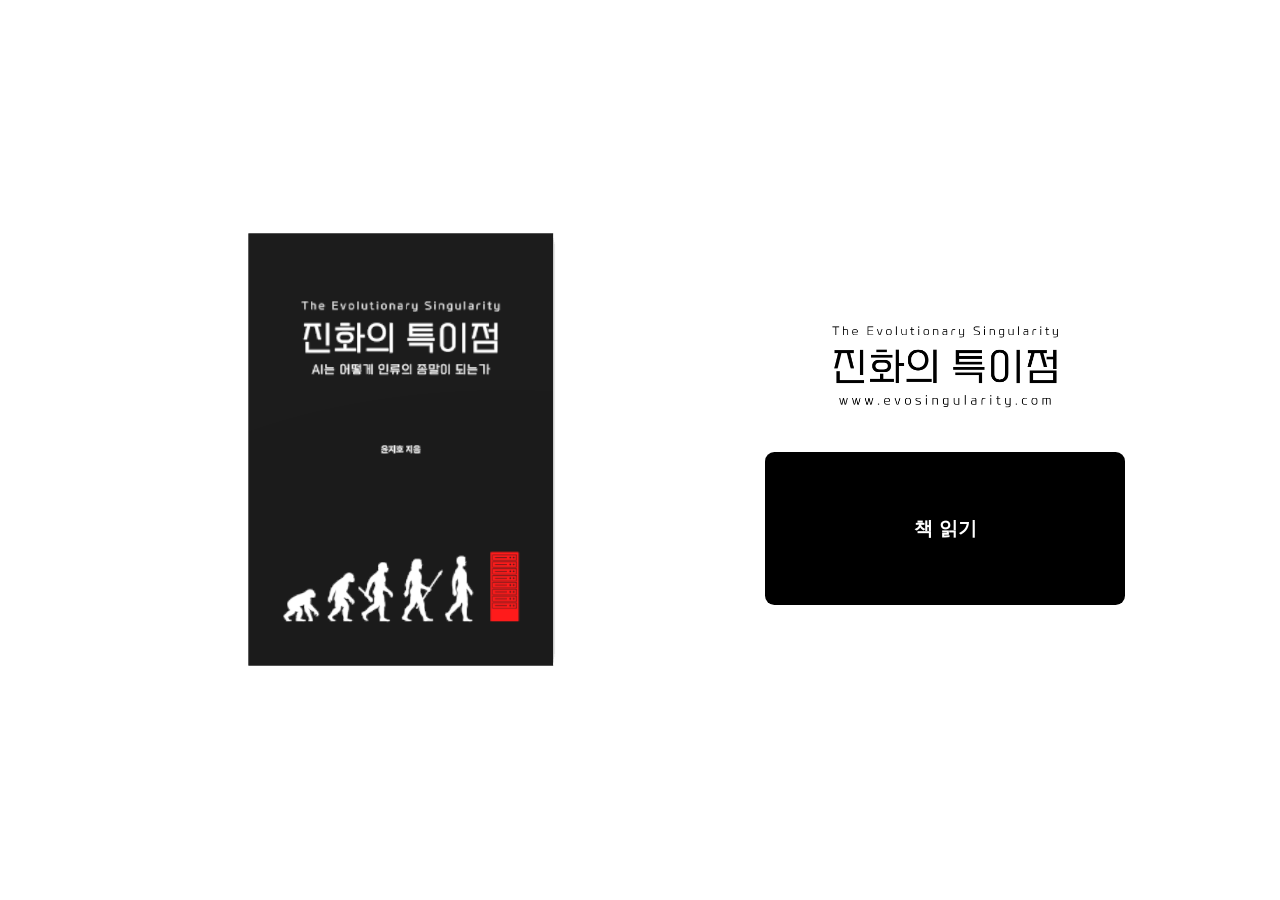
<file: index.html>
<!DOCTYPE html>
<html lang="ko">
<head>
  <meta charset="UTF-8" />
  <meta name="viewport" content="width=device-width, initial-scale=1.0" />
  <title>진화의 특이점</title>
  <link rel="icon" type="image/png" href="./assets/wfavicon.png" />
  <script src="device-router.js"></script>
  <script src="index-redirect.js"></script>
  <noscript>
    <meta http-equiv="refresh" content="0; url=./desktop.html" />
  </noscript>
</head>
<body></body>
</html>
</file>
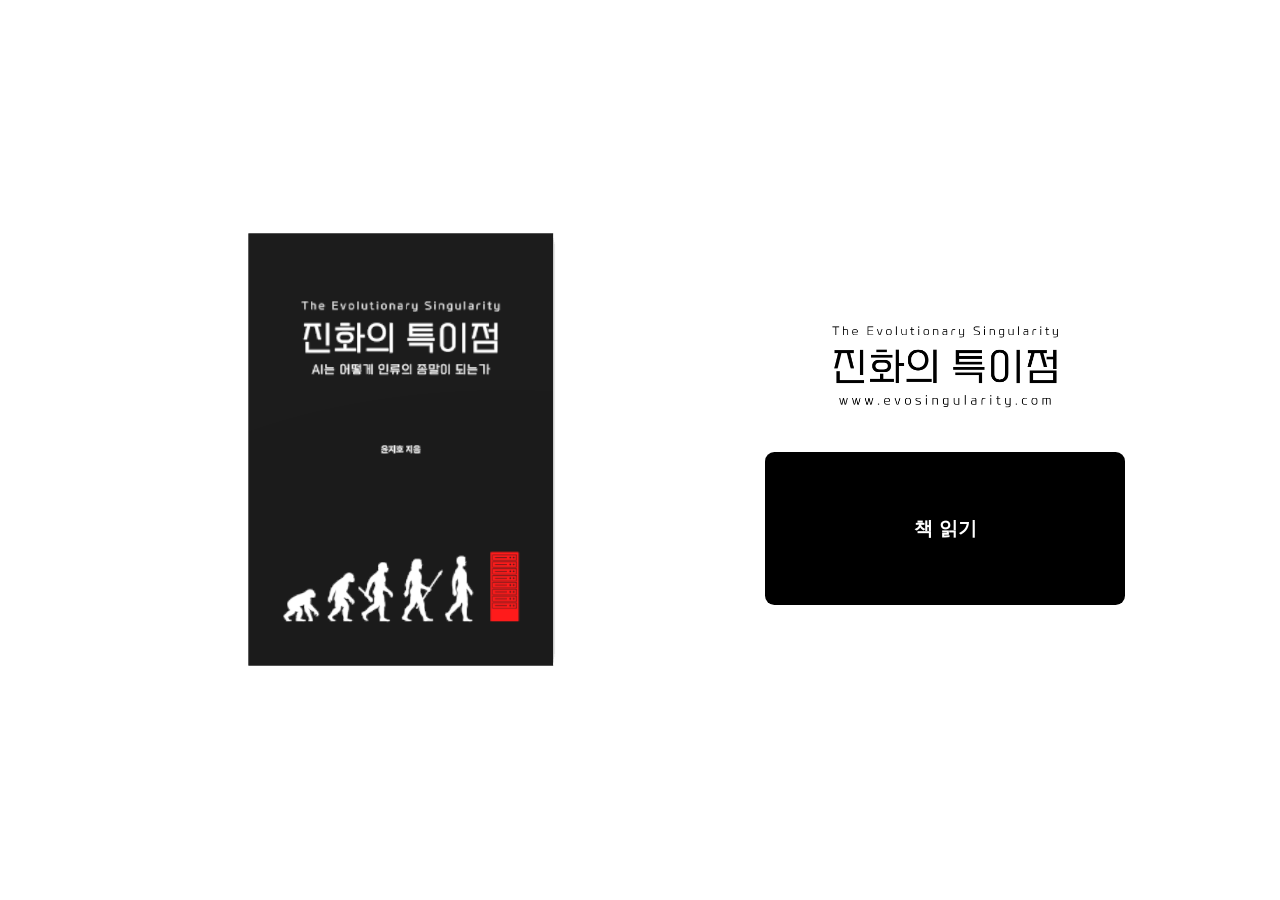
<file: desktop.html>
<!DOCTYPE html>
<html lang="ko">
<head>
  <meta charset="UTF-8" />
  <meta name="viewport" content="width=device-width, initial-scale=1.0" />
  <title>진화의 특이점</title>
  <link rel="icon" type="image/png" href="./assets/wfavicon.png" />
  <link rel="stylesheet" href="main.css" />
</head>
<body>
  <main class="home-shell">
    <section class="home-hero">
      <div class="home-book-pane">
        <div id="book3dStage" class="book-3d-stage" aria-hidden="true"></div>
      </div>

      <aside class="home-actions" aria-label="메인 메뉴">
        <div class="intro-brand">
          <img class="intro-logo" src="assets/logo.png" alt="Ebook Reader 로고" />
        </div>
        <!-- <a id="watchVideoBtn" class="intro-action-link" href="./video.html">영상 시청하기</a> -->
        <!-- <a id="buyBookBtn" class="intro-action-link" href="https://www.aladin.co.kr/" target="_blank" rel="noopener noreferrer">책 구매 페이지 링크로 가기</a> -->
        <button id="startReadingBtn" class="intro-read-btn" type="button">책 읽기</button>
        <a class="intro-action-link" href="./more.html" hidden>More</a>
      </aside>
    </section>
  </main>

  <script src="device-router.js"></script>
  <script src="desktop-guard.js"></script>
  <script src="./vendor/three-0.160.1.min.js"></script>
  <script src="main.js"></script>
</body>
</html>
</file>
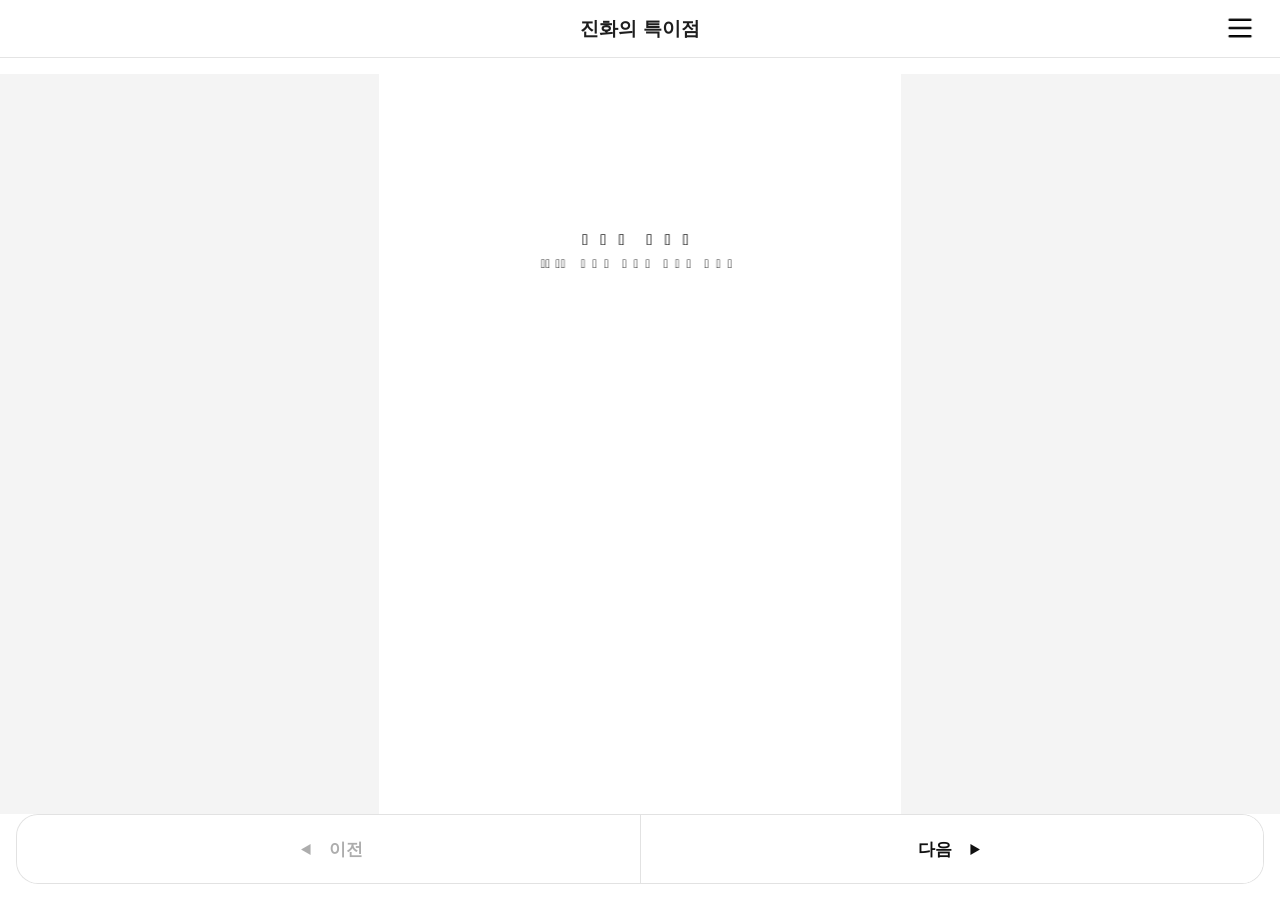
<file: mobile-reader.html>
<!DOCTYPE html>
<html lang="ko">
<head>
  <meta charset="UTF-8" />
  <meta name="viewport" content="width=device-width, initial-scale=1.0, viewport-fit=cover" />
  <title>진화의 특이점</title>
  <link rel="icon" type="image/png" href="./assets/wfavicon.png" />
  <link rel="stylesheet" href="mobile-reader.css" />
</head>
<body>
  <header class="mobile-reader-topbar">
    <h1 id="mobileReaderTitle" class="topbar-title">진화의 특이점</h1>
    <button
      id="mobileReaderSettingsBtn"
      class="topbar-menu-btn"
      type="button"
      aria-expanded="false"
      aria-controls="mobileReaderMenuSheet"
      aria-label="메뉴 열기"
    >
      <img class="topbar-menu-icon" src="assets/menuicon.png" alt="" />
    </button>
  </header>

  <div id="mobileReaderMenuSheet" class="menu-sheet hidden" aria-hidden="true">
    <button
      id="mobileReaderMenuBackdrop"
      class="menu-sheet-backdrop"
      type="button"
      aria-label="메뉴 닫기"
    ></button>

    <div class="menu-sheet-panel" role="dialog" aria-modal="true" aria-label="메뉴">
      <div class="menu-sheet-view" role="group" aria-label="메뉴">
        <a
          id="mobileReaderHomeBtn"
          class="menu-sheet-action"
          href="./mobile.html"
          aria-label="홈으로 가기"
          title="홈으로 가기"
        >
          <img class="menu-sheet-action-icon" src="assets/homeicon.png" alt="" />
          <span class="menu-sheet-action-label">홈</span>
        </a>

        <button
          id="mobileReaderToggleTocBtn"
          class="menu-sheet-action"
          type="button"
          aria-label="목차"
          title="목차"
          aria-expanded="false"
          aria-controls="mobileReaderTocPanel"
        >
          <img class="menu-sheet-action-icon" src="assets/bookmarkicon.png" alt="" />
          <span class="menu-sheet-action-label">목차</span>
        </button>

        <div id="mobileReaderTocPanel" class="menu-sheet-subpanel" aria-hidden="true">
          <div id="mobileReaderTocList" class="menu-sheet-toc-list" role="list"></div>
        </div>

      </div>
    </div>
  </div>

  <main id="mobileReader" class="mobile-reader-main">
    <section id="mobileReaderPageShell" class="mobile-reader-stage">
      <article id="mobileReaderPage" class="mobile-reader-page">
        <div id="mobileReaderPageContent" class="mobile-reader-page-content" aria-live="polite">
          <p class="reader-loading">불러오는 중...</p>
        </div>
      </article>
    </section>

    <nav class="mobile-reader-nav" aria-label="페이지 이동">
      <button
        id="mobileReaderPrevBtn"
        class="mobile-reader-nav-btn"
        type="button"
        aria-label="이전 페이지"
        title="이전 페이지"
      >
        <span class="mobile-reader-nav-icon" aria-hidden="true">
          <svg viewBox="0 0 24 24" focusable="false">
            <polygon points="6.6,12 17,6 17,18" />
          </svg>
        </span>
        <span class="mobile-reader-nav-label">이전</span>
      </button>
      <button
        id="mobileReaderNextBtn"
        class="mobile-reader-nav-btn"
        type="button"
        aria-label="다음 페이지"
        title="다음 페이지"
      >
        <span class="mobile-reader-nav-label">다음</span>
        <span class="mobile-reader-nav-icon" aria-hidden="true">
          <svg viewBox="0 0 24 24" focusable="false">
            <polygon points="17.4,12 7,6 7,18" />
          </svg>
        </span>
      </button>
    </nav>
  </main>

  <script type="module" src="mobile-reader.js"></script>
</body>
</html>
</file>
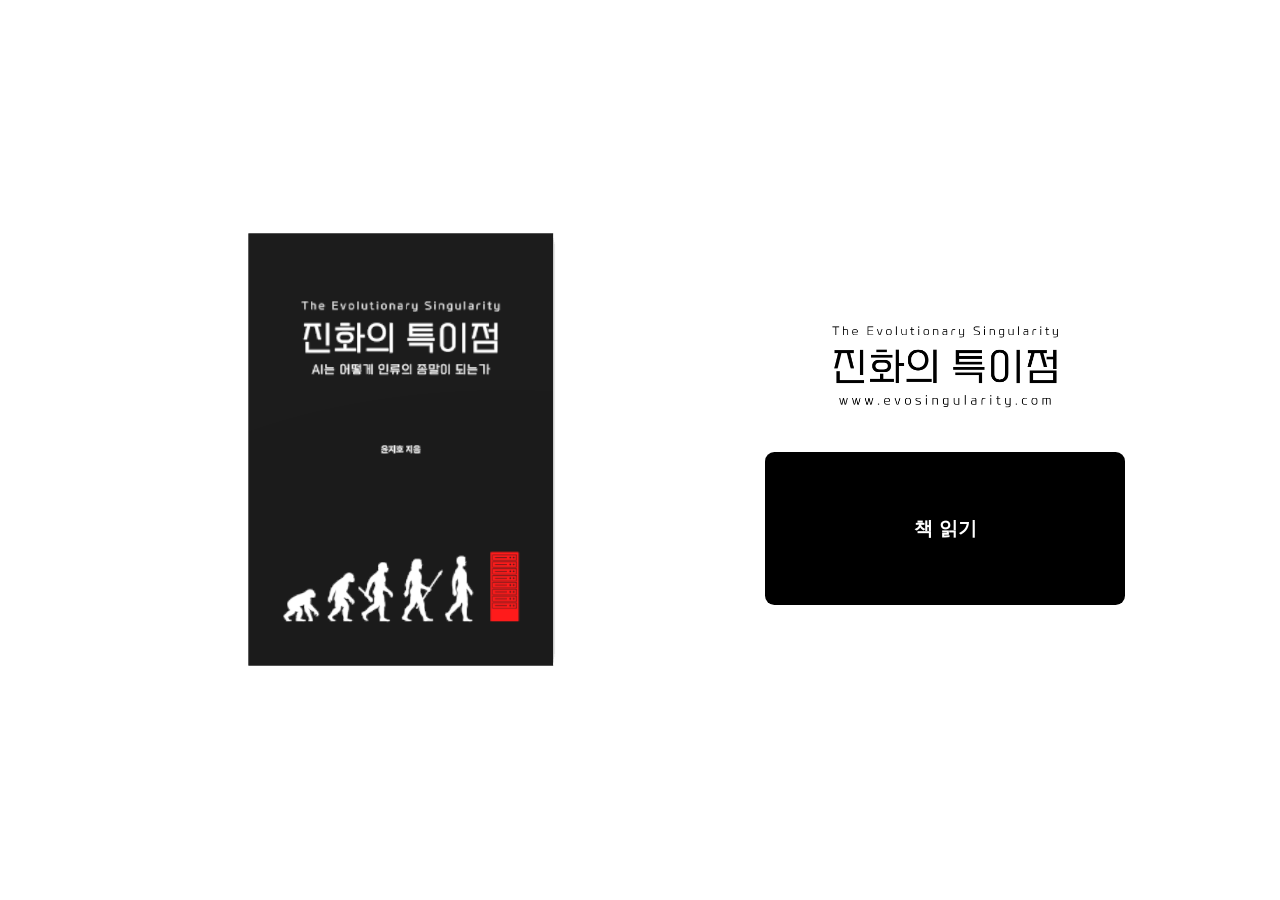
<file: mobile.html>
<!DOCTYPE html>
<html lang="ko">
<head>
  <meta charset="UTF-8" />
  <meta name="viewport" content="width=device-width, initial-scale=1.0, viewport-fit=cover" />
  <title>진화의 특이점</title>
  <link rel="icon" type="image/png" href="./assets/wfavicon.png" />
  <link rel="stylesheet" href="mobile.css" />
</head>
<body>
  <main class="mobile-shell">
    <img
      id="mobileCoverImage"
      class="mobile-cover-image"
      src="assets/cover.png"
      alt="진화의 특이점 표지"
    />

    <div class="mobile-middle-spacer">
      <p class="mobile-desktop-hint">보다 원활한 이용을 위해 PC 사용을 권장드립니다.</p>
    </div>

    <div class="mobile-actions">
      <button id="mobileCopyLinkBtn" class="mobile-copy-btn" type="button">링크 복사하기</button>
      <button id="mobileStartReadingBtn" class="mobile-read-btn" type="button">책 읽기</button>
    </div>
  </main>

  <script src="device-router.js"></script>
  <script src="mobile-guard.js"></script>
  <script src="mobile.js"></script>
</body>
</html>
</file>
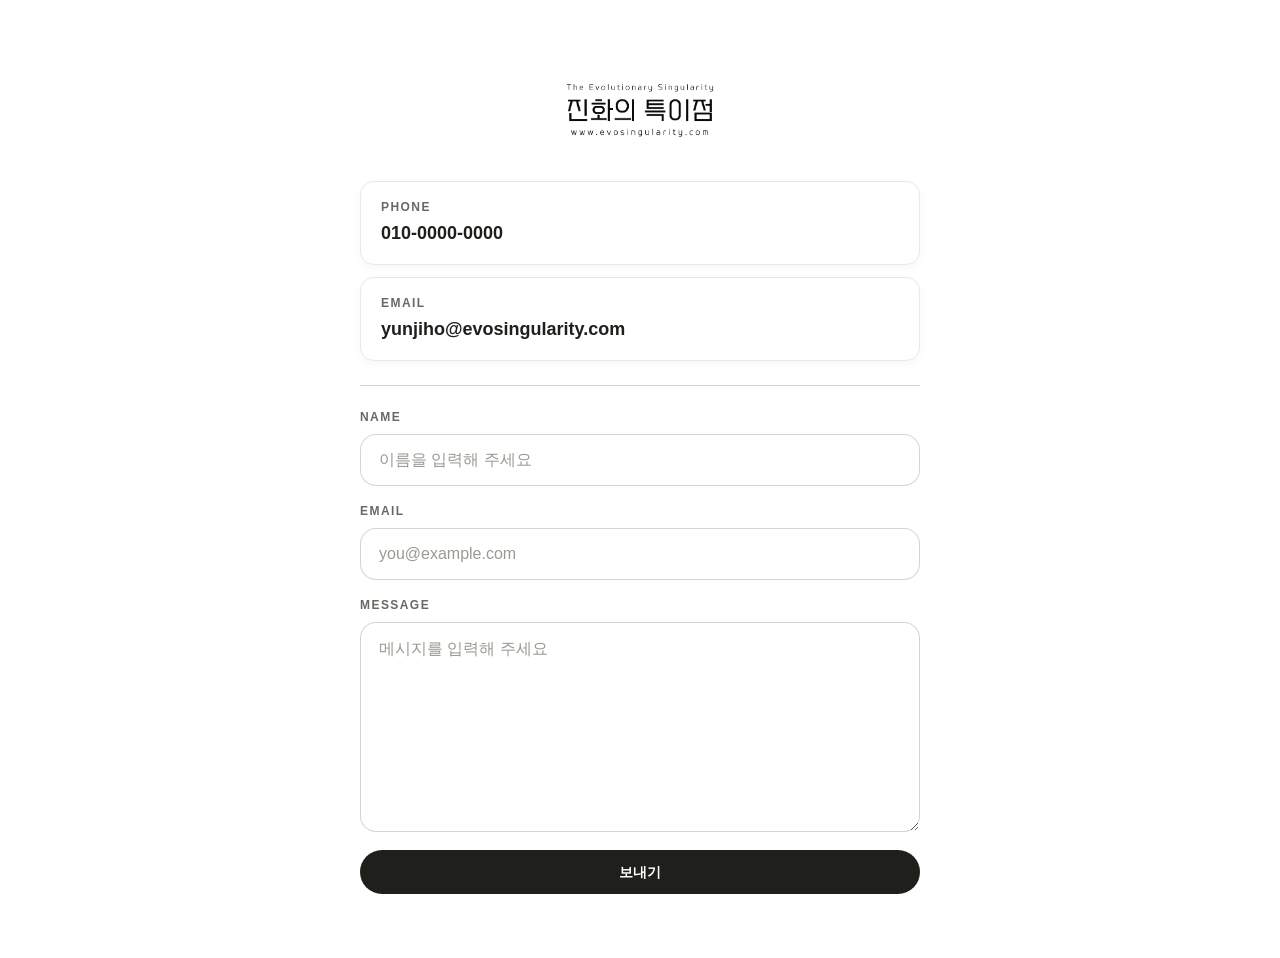
<file: more.html>
<!DOCTYPE html>
<html lang="ko">
<head>
  <meta charset="UTF-8" />
  <meta name="viewport" content="width=device-width, initial-scale=1.0" />
  <title>More | 진화의 특이점</title>
  <link rel="icon" type="image/png" href="./assets/wfavicon.png" />
  <link rel="stylesheet" href="./secondary.css" />
</head>
<body>
  <main class="secondary-shell">
    <section class="secondary-page secondary-page-more secondary-page-contact" aria-label="Contact">
      <header class="secondary-header">
        <img class="secondary-logo" src="./assets/logo.png" alt="진화의 특이점" />
      </header>

      <div class="secondary-contact-list" aria-label="Contact information">
        <section class="secondary-contact-item" aria-labelledby="phoneTitle">
          <p id="phoneTitle" class="secondary-contact-label">Phone</p>
          <p class="secondary-contact-value">010-0000-0000</p>
        </section>
        <section class="secondary-contact-item" aria-labelledby="emailTitle">
          <p id="emailTitle" class="secondary-contact-label">Email</p>
          <p class="secondary-contact-value">yunjiho@evosingularity.com</p>
        </section>
      </div>

      <form
        id="contactForm"
        class="secondary-form secondary-form-compact"
        action="https://formsubmit.co/yunjiho@evosingularity.com"
        method="POST"
      >
        <input type="hidden" name="_subject" value="진화의 특이점 문의" />
        <input type="hidden" name="_template" value="table" />
        <input id="contactFormUrl" type="hidden" name="_url" value="" />
        <input id="contactFormNext" type="hidden" name="_next" value="" />
        <input class="secondary-honeypot" type="text" name="_honey" tabindex="-1" autocomplete="off" />
        <label class="secondary-field">
          <span>Name</span>
          <input type="text" name="name" autocomplete="name" placeholder="이름을 입력해 주세요" required />
        </label>
        <label class="secondary-field">
          <span>Email</span>
          <input type="email" name="email" autocomplete="email" placeholder="you@example.com" required />
        </label>
        <label class="secondary-field">
          <span>Message</span>
          <textarea name="message" placeholder="메시지를 입력해 주세요" required></textarea>
        </label>
        <button class="secondary-submit-button" type="submit">보내기</button>
        <p id="contactSuccessStatus" class="secondary-status" hidden>Message sent</p>
      </form>
    </section>
  </main>

  <script src="./device-router.js"></script>
  <script src="./desktop-guard.js"></script>
  <script src="./more.js"></script>
</body>
</html>
</file>
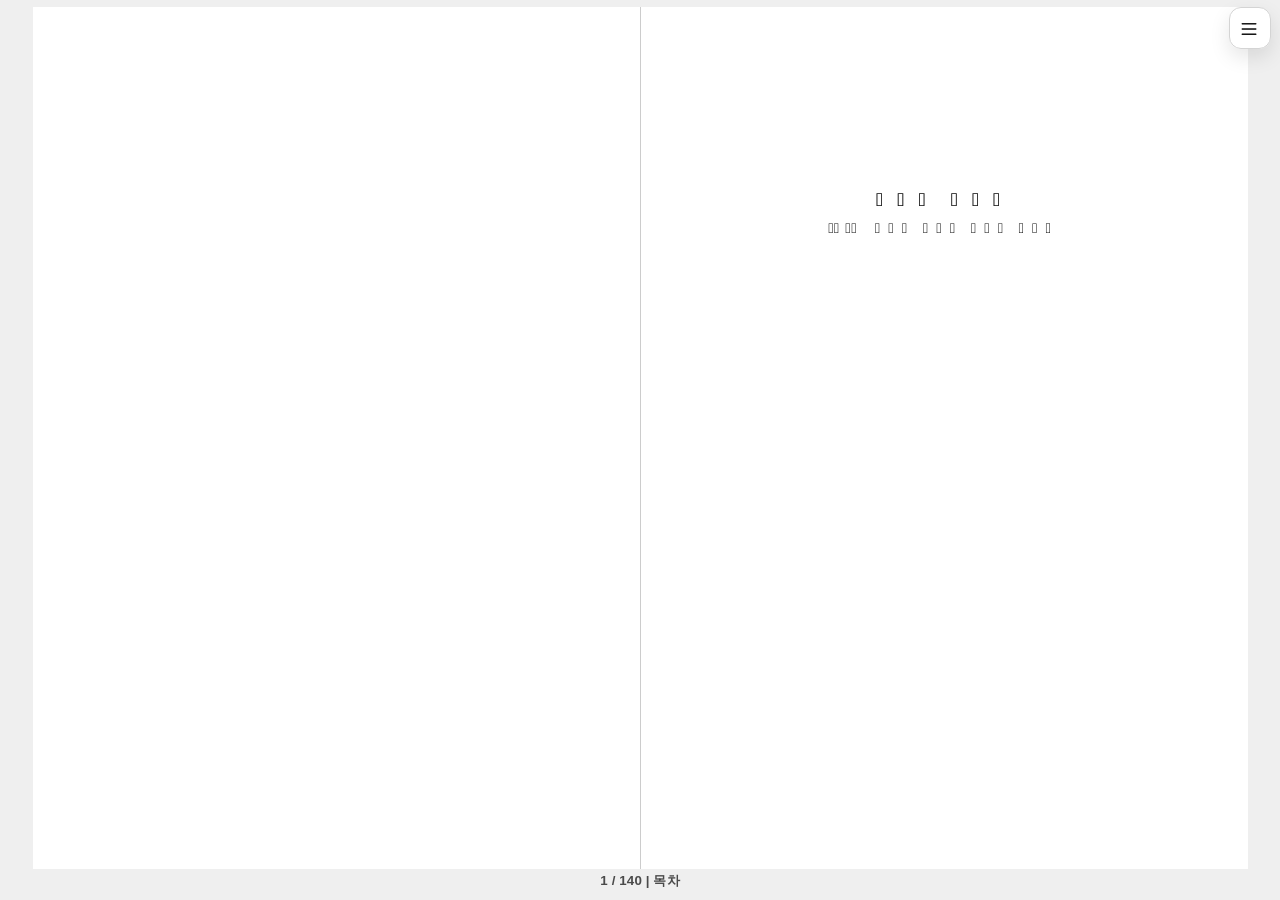
<file: reader.html>
﻿<!DOCTYPE html>
<html lang="ko">
<head>
  <meta charset="UTF-8" />
  <meta name="viewport" content="width=device-width, initial-scale=1.0" />
  <title>진화의 특이점</title>
  <link rel="icon" type="image/png" href="./assets/wfavicon.png" />
  <link rel="stylesheet" href="styles.css" />
</head>
<body>
  <div class="bg-orb orb-a"></div>
  <div class="bg-orb orb-b"></div>

  <main id="readerShell" class="reader-shell">
    <aside class="settings-dock">
      <div class="settings-menu">
        <button
          id="settingsTabBtn"
          class="settings-tab"
          type="button"
          aria-label="메뉴"
          title="메뉴"
          aria-expanded="false"
          aria-controls="controls"
        >
          <img class="btn-icon" src="./assets/menuicon.png" alt="" />
        </button>

        <section id="controls" class="controls hidden" aria-label="리더 설정">
          <div class="controls-menu" role="group" aria-label="메뉴">
          <a id="homeBtn" class="controls-menu-btn" href="./index.html" aria-label="홈으로 가기" title="홈으로 가기">
            <img class="controls-menu-icon" src="./assets/homeicon.png" alt="" />
            <span class="controls-menu-label">홈</span>
          </a>
          <button id="fullscreenBtn" class="controls-menu-btn" type="button" aria-label="전체화면" title="전체화면">
            <img id="fullscreenIcon" class="controls-menu-icon" src="./assets/fullicon.png" alt="" />
            <span id="fullscreenLabel" class="controls-menu-label">전체화면</span>
          </button>
          <button
            id="toggleTocBtn"
            class="controls-menu-btn"
            type="button"
            aria-label="목차"
            title="목차"
            aria-expanded="false"
            aria-controls="controlsTocPanel"
          >
            <img class="controls-menu-icon" src="./assets/bookmarkicon.png" alt="" />
            <span class="controls-menu-label">목차</span>
          </button>
          <div id="controlsTocPanel" class="controls-subpanel" aria-hidden="true">
            <div id="tocList" class="toc-list" role="list"></div>
          </div>
          </div>
        </section>
      </div>
    </aside>

    <section class="spread-wrap">
      <div class="spread-frame">
        <button id="prevBtn" class="side-nav side-nav-left" type="button" aria-label="이전 페이지" title="이전 페이지">‹</button>

        <div class="spread">
          <article id="leftPage" class="page" title="왼쪽 페이지 클릭: 이전">
            <div id="leftContent" class="page-content" aria-live="polite"></div>
            <div id="leftPageNumber" class="page-number"></div>
          </article>

          <article id="rightPage" class="page" title="오른쪽 페이지 클릭: 다음">
            <div id="rightContent" class="page-content" aria-live="polite"></div>
            <div id="rightPageNumber" class="page-number"></div>
          </article>
        </div>

        <p id="readingMeta" class="reading-meta"></p>

        <button id="nextBtn" class="side-nav side-nav-right" type="button" aria-label="다음 페이지" title="다음 페이지">›</button>
      </div>
    </section>
  </main>

  <script type="module" src="script.js"></script>
</body>
</html>
</file>
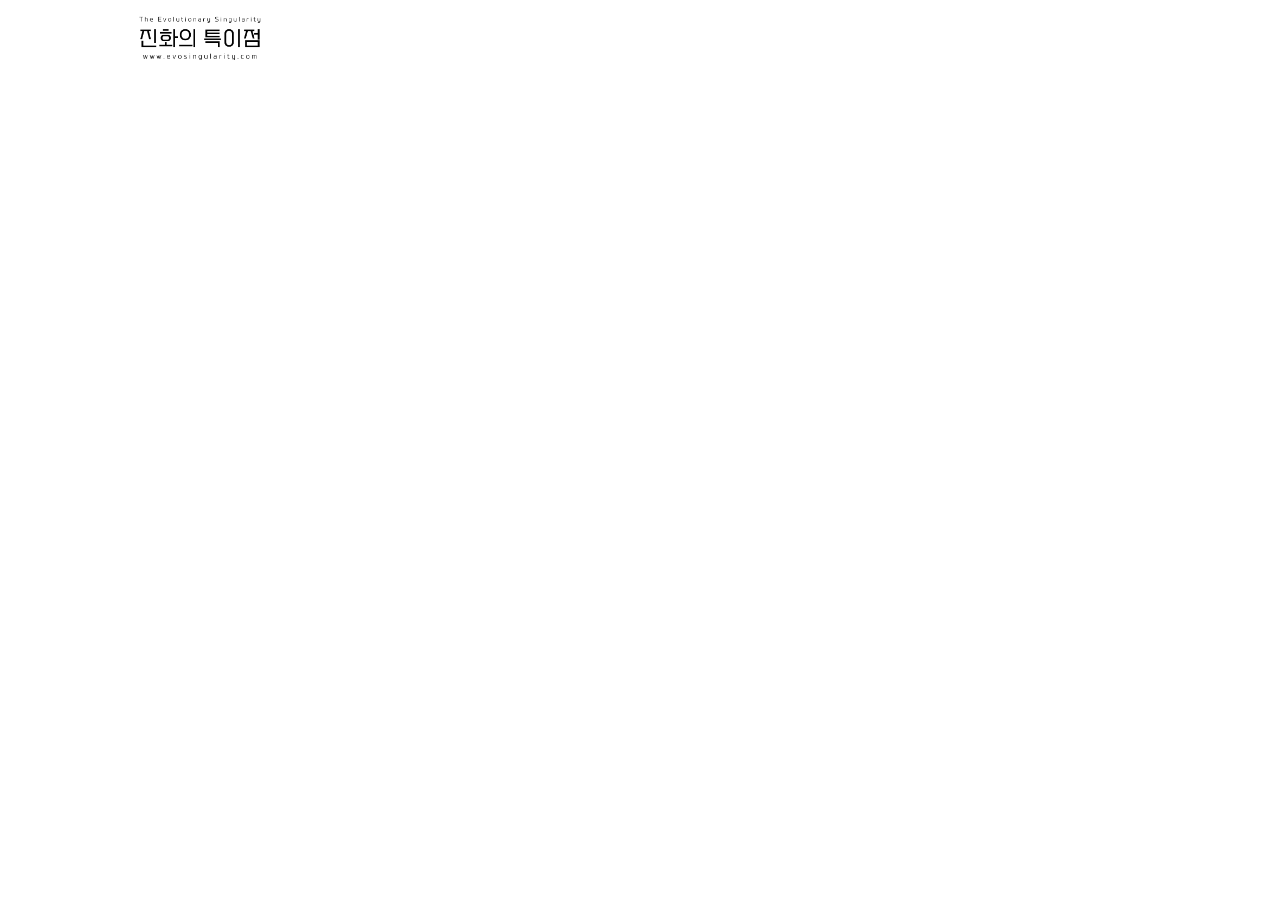
<file: video.html>
<!DOCTYPE html>
<html lang="ko">
<head>
  <meta charset="UTF-8" />
  <meta name="viewport" content="width=device-width, initial-scale=1.0" />
  <title>진화의 특이점</title>
  <link rel="icon" type="image/png" href="./assets/wfavicon.png" />
  <link rel="stylesheet" href="video.css" />
</head>
<body>
  <main class="video-shell">
    <header class="video-header">
      <a class="video-home-link" href="./index.html" aria-label="메인 페이지로 이동" title="메인 페이지로 이동">
        <img class="video-logo" src="assets/logo.png" alt="Ebook Reader 로고" />
      </a>
    </header>

    <section class="video-main" aria-label="유튜브 영상">
      <div class="video-frame-wrap">
        <iframe
          title="유튜브 영상"
          src="https://www.youtube-nocookie.com/embed/M7lc1UVf-VE?rel=0"
          allow="accelerometer; autoplay; encrypted-media; gyroscope; picture-in-picture; web-share"
          sandbox="allow-scripts allow-same-origin allow-presentation"
          referrerpolicy="strict-origin-when-cross-origin"
          allowfullscreen></iframe>
      </div>
    </section>
  </main>
</body>
</html>
</file>
<file: main.css>
:root {
  --rvu: 0.052083vw;
  --home-ui-scale: 1.45;
  --bg: #ffffff;
  --panel: #ffffff;
  --line: #cfcfcf;
  --text: #242424;
  --cta-a: #2d2d2d;
  --cta-b: #4a4a4a;
}

* {
  box-sizing: border-box;
}

html,
body {
  margin: 0;
  width: 100%;
  height: 100%;
}

body {
  font-family: "Pretendard", "Noto Sans KR", sans-serif;
  color: var(--text);
  background: #ffffff;
  overflow: hidden;
}

.home-shell {
  --home-shell-pad: clamp(calc(14 * var(--rvu)), 2.8vw, calc(34 * var(--rvu)));
  width: 100vw;
  height: 100vh;
  padding: var(--home-shell-pad);
  display: grid;
  place-items: center;
}

.home-hero {
  width: min(calc(1480 * var(--rvu)), calc(100vw - (2 * var(--home-shell-pad))));
  aspect-ratio: 1480 / 860;
  height: auto;
  margin: 0;
  display: grid;
  grid-template-columns: minmax(0, 1.1fr) minmax(calc(320 * var(--rvu)), 0.9fr);
  align-items: center;
  gap: clamp(calc(18 * var(--rvu)), 3.8vw, calc(60 * var(--rvu)));
  position: relative;
  isolation: isolate;
  overflow: visible;
}

.home-book-pane {
  grid-column: 1 / -1;
  grid-row: 1;
  position: absolute;
  inset: 0;
  width: 100%;
  height: 100%;
  justify-self: stretch;
  pointer-events: none;
  z-index: 1;
}

.book-3d-stage {
  position: relative;
  z-index: 0;
  width: 100%;
  height: 100%;
  transform: translateX(calc(-96 * var(--rvu)));
  overflow: visible;
  background: transparent;
}

.book-3d-stage canvas {
  position: relative;
  z-index: 0;
  width: 100%;
  height: 100%;
  display: block;
}

.home-actions {
  grid-column: 2;
  grid-row: 1;
  display: flex;
  flex-direction: column;
  align-items: stretch;
  gap: calc(14 * var(--rvu) * var(--home-ui-scale));
  width: min(calc(540 * var(--rvu)), 96%);
  align-self: center;
  justify-self: end;
  position: relative;
  transform: translateX(calc(-12 * var(--rvu)));
  z-index: 30;
  pointer-events: auto;
  opacity: 1;
  visibility: visible;
  transition: opacity 220ms ease, transform 220ms ease, visibility 0s linear;
}

.home-actions.is-fading {
  opacity: 0;
  visibility: hidden;
  pointer-events: none;
  transform: translate(calc(-12 * var(--rvu)), calc(-5vh));
  transition: opacity 220ms ease, transform 220ms ease, visibility 0s linear 220ms;
}

.intro-brand {
  display: grid;
  place-items: center;
  min-height: 0;
  border: 0;
  background: transparent;
  box-shadow: none;
  padding: 0;
}

.intro-logo {
  width: min(calc(430 * var(--rvu)), 98%);
  height: auto;
  display: block;
}

.intro-action-link,
.intro-read-btn {
  display: inline-flex;
  align-items: center;
  justify-content: center;
  width: 100%;
  min-height: calc(72 * var(--rvu) * var(--home-ui-scale));
  border-radius: calc(14 * var(--rvu));
  border: calc(1 * var(--rvu)) solid var(--line);
  background: var(--panel);
  color: var(--text);
  font-size: calc(18 * var(--rvu) * var(--home-ui-scale));
  font-weight: 700;
  text-decoration: none;
  cursor: pointer;
  box-shadow: none;
  transition: background-color 140ms ease, color 140ms ease, border-color 140ms ease;
}

.intro-read-btn {
  min-height: calc(158 * var(--rvu) * var(--home-ui-scale));
  border: 0;
  background: #000000;
  color: #ffffff;
  font-size: calc(20 * var(--rvu) * var(--home-ui-scale));
}

.intro-action-link[hidden] {
  display: none;
}

.intro-action-link:hover,
.intro-read-btn:hover {
  box-shadow: none;
}

.intro-action-link:hover {
  background: #f2f2f2;
  border-color: #bcbcbc;
  color: #1f1f1f;
}

.intro-read-btn:hover {
  background: #3a3a3a;
}
</file>
<file: mobile-reader.css>
:root {
  --ink: #1e1e1e;
  --muted: #6a6a6a;
  --line: #e4e4e4;
  --panel: #ffffff;
  --menu-divider-color: #ededed;
  --menu-divider-width: 1px;
  --menu-icon-size: clamp(15px, 4vw, 18px);
  --menu-row-min-height: clamp(44px, 11vw, 54px);
  --menu-row-padding-x: clamp(6px, 1.4vw, 10px);
  --menu-row-gap: clamp(10px, 2.8vw, 14px);
  --menu-inline-gap: clamp(8px, 2.2vw, 12px);
  --menu-font-primary: clamp(14px, 3.8vw, 16px);
  --menu-font-secondary: clamp(13px, 3.5vw, 15px);
  --menu-font-meta: clamp(12px, 3.2vw, 14px);
  --menu-settings-label-width: clamp(62px, 18vw, 82px);
  --menu-settings-value-width: clamp(44px, 12vw, 54px);
  --menu-subpanel-indent: calc(var(--menu-row-padding-x) + var(--menu-icon-size) + var(--menu-row-gap));
  --menu-subpanel-max-height: min(56vh, 460px);
  --reader-page-bg: #ffffff;
  --reader-topbar-bg: rgba(255, 255, 255, 0.95);
  --topbar-base-height: clamp(46px, 12vw, 58px);
  --reader-font-size: clamp(17px, 4.6vw, 21px);
  --reader-line-height: 1.9;
  --reader-vertical-padding: clamp(14px, 4.6vw, 22px);
  --reader-side-padding: clamp(20px, 7.2vw, 36px);
  --reader-shell-padding-y: clamp(10px, 3vw, 16px);
  --reader-nav-shell-padding: clamp(10px, 3.4vw, 16px);
  --reader-nav-height: clamp(56px, 14.8vw, 68px);
  --reader-nav-icon-size: clamp(19px, 5.2vw, 22px);
  --reader-nav-label-size: clamp(15px, 4.1vw, 17px);
  --reader-nav-bg: rgba(255, 255, 255, 0.96);
  --reader-nav-divider: rgba(17, 17, 17, 0.12);
  --reader-nav-icon-color: #111111;
  --reader-nav-press-bg: rgba(17, 17, 17, 0.04);
}

* {
  box-sizing: border-box;
}

html,
body {
  margin: 0;
  width: 100%;
  height: 100%;
}

body {
  font-family: "Pretendard", "Noto Sans KR", sans-serif;
  color: var(--ink);
  background: var(--reader-page-bg);
  overflow: hidden;
}

.mobile-reader-topbar {
  position: sticky;
  top: 0;
  z-index: 20;
  height: calc(var(--topbar-base-height) + env(safe-area-inset-top));
  padding: env(safe-area-inset-top) clamp(12px, 3.8vw, 22px) 0;
  border-bottom: 1px solid var(--line);
  background: var(--reader-topbar-bg);
  backdrop-filter: blur(8px);
  display: flex;
  align-items: center;
  justify-content: center;
}

.topbar-menu-btn {
  position: absolute;
  right: clamp(14px, 5vw, 26px);
  top: calc(env(safe-area-inset-top) + clamp(8px, 2.8vw, 14px));
  width: clamp(20px, 6vw, 28px);
  height: clamp(20px, 6vw, 28px);
  display: flex;
  align-items: center;
  justify-content: center;
  border: 0;
  background: transparent;
  padding: 0;
  appearance: none;
  cursor: pointer;
}

.topbar-title {
  margin: 0;
  font-size: clamp(15px, 4.4vw, 19px);
  font-weight: 800;
  text-align: center;
  max-width: calc(100% - clamp(110px, 30vw, 170px));
  white-space: nowrap;
  overflow: hidden;
  text-overflow: ellipsis;
}

.topbar-menu-icon {
  width: 100%;
  height: 100%;
  display: block;
}

.menu-sheet {
  position: fixed;
  inset: 0;
  z-index: 36;
}

.menu-sheet-backdrop {
  position: absolute;
  inset: 0;
  border: 0;
  background: rgba(0, 0, 0, 0.22);
  padding: 0;
  margin: 0;
}

.menu-sheet-panel {
  position: absolute;
  left: 0;
  right: 0;
  bottom: 0;
  max-height: min(78vh, 600px);
  overflow-y: auto;
  overscroll-behavior-y: contain;
  -webkit-overflow-scrolling: touch;
  padding:
    clamp(12px, 3.6vw, 16px)
    clamp(14px, 4.2vw, 20px)
    max(clamp(18px, 5vw, 24px), env(safe-area-inset-bottom));
  border-radius: clamp(18px, 4.8vw, 24px) clamp(18px, 4.8vw, 24px) 0 0;
  background: var(--panel);
  box-shadow: 0 -18px 34px rgba(0, 0, 0, 0.16);
  animation: menu-sheet-up 180ms ease-out both;
}

.menu-sheet-view {
  display: grid;
  grid-template-columns: 1fr;
  gap: 0;
}

.menu-sheet-view > .menu-sheet-action:not(:first-child),
.menu-sheet-view > .menu-sheet-action-row,
.menu-sheet-view > .menu-sheet-subpanel {
  border-top: var(--menu-divider-width) solid var(--menu-divider-color);
}

.menu-sheet-action {
  width: 100%;
  min-height: var(--menu-row-min-height);
  border: 0;
  border-radius: 0;
  background: transparent;
  color: #111111;
  font-family: inherit;
  font-size: var(--menu-font-primary);
  font-weight: 600;
  text-align: left;
  text-decoration: none;
  display: inline-flex;
  align-items: center;
  justify-content: flex-start;
  gap: var(--menu-row-gap);
  padding: 0 var(--menu-row-padding-x);
  cursor: pointer;
}

.menu-sheet-action[aria-expanded="true"] {
  color: #000000;
}

.menu-sheet-action-row {
  display: flex;
  align-items: center;
  gap: var(--menu-inline-gap);
  padding-right: var(--menu-row-padding-x);
}

.menu-sheet-action-row .menu-sheet-action {
  flex: 1 1 auto;
  width: auto;
  min-width: 0;
  padding-right: 0;
}

.menu-sheet-action-icon {
  width: var(--menu-icon-size);
  height: var(--menu-icon-size);
  display: block;
  object-fit: contain;
  flex-shrink: 0;
}

.menu-sheet-action-label {
  white-space: nowrap;
}

.menu-sheet-subpanel {
  max-height: 0;
  opacity: 0;
  overflow: hidden;
  pointer-events: none;
  transform: translateY(-6px);
  padding:
    0
    var(--menu-row-padding-x)
    0
    var(--menu-subpanel-indent);
  transition:
    max-height 240ms cubic-bezier(0.22, 1, 0.36, 1),
    opacity 180ms ease,
    transform 220ms ease,
    padding 240ms cubic-bezier(0.22, 1, 0.36, 1);
}

.menu-sheet-subpanel.is-open {
  max-height: none;
  opacity: 1;
  overflow: visible;
  pointer-events: auto;
  transform: translateY(0);
  padding:
    clamp(12px, 3vw, 16px)
    var(--menu-row-padding-x)
    clamp(12px, 3.2vw, 16px)
    var(--menu-subpanel-indent);
}

.menu-sheet-toc-list {
  display: grid;
  grid-template-columns: 1fr;
  gap: 0;
}

.menu-sheet-toc-item,
.menu-sheet-toc-empty {
  min-height: clamp(34px, 9vw, 42px);
  font-size: var(--menu-font-secondary);
  line-height: 1.4;
}

.menu-sheet-toc-item {
  border: 0;
  border-radius: 0;
  background: transparent;
  color: #232323;
  font-family: inherit;
  font-weight: 550;
  text-align: left;
  padding:
    clamp(8px, 2.2vw, 10px)
    clamp(8px, 2vw, 10px);
  cursor: pointer;
  transition: background-color 160ms ease, color 160ms ease;
}

.menu-sheet-toc-item + .menu-sheet-toc-item {
  border-top: var(--menu-divider-width) solid var(--menu-divider-color);
}

.menu-sheet-toc-item.is-active {
  color: #111111;
  background: #f3f3f3;
}

.menu-sheet-toc-empty {
  margin: 0;
  color: var(--muted);
  display: flex;
  align-items: center;
  padding: 0 clamp(8px, 2vw, 10px);
}

.menu-settings-reset {
  border: 1px solid #dddddd;
  border-radius: clamp(8px, 2.2vw, 10px);
  background: #ffffff;
  color: #555555;
  font-family: inherit;
  font-size: var(--menu-font-meta);
  font-weight: 600;
  line-height: 1;
  white-space: nowrap;
  padding: clamp(7px, 2vw, 9px) clamp(8px, 2.4vw, 11px);
  cursor: pointer;
}

.menu-settings-inline-reset {
  display: none;
  flex: 0 0 auto;
}

.menu-settings-inline-reset:not([disabled]) {
  display: inline-flex;
}

.settings-item {
  display: grid;
  grid-template-columns: var(--menu-settings-label-width) minmax(0, 1fr) var(--menu-settings-value-width);
  gap: clamp(8px, 2.4vw, 12px);
  align-items: center;
  margin-bottom: clamp(10px, 2.8vw, 14px);
}

.settings-item:last-child {
  margin-bottom: 0;
}

.settings-item label {
  font-size: var(--menu-font-secondary);
  font-weight: 550;
  white-space: nowrap;
}

.settings-item input[type="range"] {
  width: 100%;
  accent-color: #111111;
}

.settings-item span {
  font-size: var(--menu-font-meta);
  color: var(--muted);
  min-width: 34px;
  text-align: right;
}

.settings-item-select {
  grid-template-columns: var(--menu-settings-label-width) minmax(0, 1fr);
}

.custom-select {
  position: relative;
  width: 100%;
}

.custom-select-trigger {
  width: 100%;
  min-height: clamp(38px, 10vw, 44px);
  border: 1px solid var(--line);
  border-radius: clamp(10px, 2.8vw, 12px);
  background: #ffffff;
  color: #242424;
  padding: 0 clamp(12px, 3vw, 14px);
  font-family: inherit;
  font-size: var(--menu-font-secondary);
  font-weight: 600;
  display: inline-flex;
  align-items: center;
  justify-content: flex-start;
  cursor: pointer;
}

.custom-select-options {
  position: absolute;
  top: calc(100% + 6px);
  left: 0;
  right: 0;
  display: grid;
  gap: 0;
  background: #ffffff;
  border: 1px solid var(--line);
  border-radius: clamp(10px, 2.8vw, 12px);
  overflow: hidden;
  z-index: 4;
}

.custom-select-option {
  border: 0;
  border-radius: 0;
  background: #ffffff;
  color: #242424;
  font-family: inherit;
  font-size: var(--menu-font-secondary);
  font-weight: 550;
  text-align: left;
  min-height: clamp(38px, 10vw, 42px);
  padding: 0 clamp(12px, 3vw, 14px);
  cursor: pointer;
}

.custom-select-option + .custom-select-option {
  border-top: var(--menu-divider-width) solid var(--menu-divider-color);
}

.custom-select-option.is-selected {
  font-weight: 700;
}

.mobile-reader-main {
  height: calc(100dvh - var(--topbar-base-height) - env(safe-area-inset-top));
  min-height: 0;
  display: grid;
  grid-template-rows: minmax(0, 1fr) auto;
  background: var(--reader-page-bg);
}

.mobile-reader-stage {
  min-height: 0;
  display: flex;
  flex-direction: column;
  padding:
    var(--reader-shell-padding-y)
    0
    0;
  overflow: hidden;
}

.mobile-reader-page {
  flex: 1 1 auto;
  min-height: 0;
  width: 100%;
  height: 100%;
  padding: var(--reader-vertical-padding) var(--reader-side-padding);
  border: 0;
  background: var(--reader-page-bg);
  overflow: hidden;
  touch-action: pan-y pinch-zoom;
}

.mobile-reader-page.is-full-image {
  padding: 0;
}

.mobile-reader-page-content {
  width: 100%;
  height: 100%;
  min-height: 0;
  overflow: hidden;
  color: var(--ink);
  font-family: "KoPubWorldBatangLocal", "KoPubWorld Batang", "KoPubWorldBatang", "KoPub 바탕", "Noto Serif KR", "Nanum Myeongjo", serif;
  font-size: var(--reader-font-size);
  line-height: var(--reader-line-height);
  --reader-page-inner-height: 100%;
}

.reader-loading,
.reader-error {
  margin: clamp(20px, 6.6vw, 30px) 0;
  font-family: "Pretendard", "Noto Sans KR", sans-serif;
  font-size: clamp(15px, 4.2vw, 18px);
  color: var(--muted);
  text-align: center;
}

.paragraph {
  margin: 0 0 0.85em;
  text-align: justify;
  letter-spacing: 0;
  white-space: pre-line;
  word-break: break-word;
}

.paragraph:last-child {
  margin-bottom: 0;
}

.chapter-break {
  margin: 2.2em 0 2.6em;
  text-align: center;
}

.chapter-title {
  margin: 0;
  font-family: "KoPubWorldBatangLocal", "KoPubWorld Batang", "KoPubWorldBatang", "KoPub 바탕", "Noto Serif KR", "Nanum Myeongjo", serif;
  font-size: 1.36em;
  line-height: 1.35;
  font-weight: 700;
  letter-spacing: 0.01em;
  color: var(--ink);
}

.quote-block {
  margin: 0.15em 0 1.1em;
  padding: 0 clamp(10px, 2.6vw, 14px);
}

.quote-text {
  margin: 0;
  text-align: left;
  line-height: 1.75;
  white-space: pre-line;
}

.quote-author {
  margin: 0.5em 0 0;
  text-align: right;
  font-size: 0.92em;
  color: #4e4e4e;
}

.quote-author::before {
  content: "- ";
}

.media-block {
  margin: 0 0 0.95em;
  background: transparent;
}

.media-block img {
  display: block;
  width: 100%;
  height: auto;
}

.media-inline img {
  max-height: calc(var(--reader-page-inner-height, 520px) * 0.45);
  object-fit: cover;
}

.media-block figcaption {
  margin: 0;
  padding: clamp(6px, 1.8vw, 10px) clamp(8px, 2.4vw, 12px) 0;
  font-family: "Pretendard", "Noto Sans KR", sans-serif;
  font-size: clamp(12px, 3.2vw, 14px);
  line-height: 1.45;
  color: #111111;
  background: transparent;
  text-align: center;
}

.mobile-reader-page.is-full-image .mobile-reader-page-content {
  display: flex;
  align-items: center;
  justify-content: center;
}

.mobile-reader-page.is-full-image .media-full {
  display: flex;
  align-items: center;
  justify-content: center;
  width: 100%;
  height: 100%;
  margin: 0;
}

.mobile-reader-page.is-full-image .media-full img {
  width: 100%;
  height: 100%;
  object-fit: contain;
}

.mobile-reader-nav {
  display: grid;
  grid-template-columns: 1fr 1fr;
  gap: 0;
  margin:
    0
    var(--reader-nav-shell-padding)
    max(var(--reader-nav-shell-padding), env(safe-area-inset-bottom));
  border: 1px solid var(--reader-nav-divider);
  border-radius: clamp(16px, 4.4vw, 22px);
  background: var(--reader-nav-bg);
  overflow: hidden;
  backdrop-filter: blur(12px);
}

.mobile-reader-nav-btn {
  width: 100%;
  min-height: var(--reader-nav-height);
  border: 0;
  background: #ffffff;
  color: var(--reader-nav-icon-color);
  font-family: inherit;
  font-size: var(--reader-nav-label-size);
  font-weight: 600;
  line-height: 1;
  display: inline-flex;
  align-items: center;
  justify-content: center;
  gap: clamp(9px, 2.2vw, 12px);
  padding: 0;
  cursor: pointer;
  appearance: none;
  transition:
    transform 160ms ease,
    background-color 160ms ease,
    opacity 140ms ease;
}

.mobile-reader-nav-btn + .mobile-reader-nav-btn {
  border-left: 1px solid var(--reader-nav-divider);
}

.mobile-reader-nav-icon {
  width: var(--reader-nav-icon-size);
  height: var(--reader-nav-icon-size);
  display: inline-flex;
  align-items: center;
  justify-content: center;
  flex: 0 0 auto;
  transform: translateY(0.5px);
}

.mobile-reader-nav-icon svg {
  width: 100%;
  height: 100%;
  display: block;
  fill: currentColor;
}

.mobile-reader-nav-label {
  display: inline-flex;
  align-items: center;
  justify-content: center;
  font-size: var(--reader-nav-label-size);
  line-height: 1;
  letter-spacing: 0;
}

.mobile-reader-nav-btn:active {
  transform: translateY(1px) scale(0.995);
  background: var(--reader-nav-press-bg);
}

.mobile-reader-nav-btn:disabled {
  opacity: 0.34;
  cursor: not-allowed;
}

@keyframes menu-sheet-up {
  from {
    opacity: 0;
    transform: translateY(18px);
  }

  to {
    opacity: 1;
    transform: translateY(0);
  }
}

.hidden {
  display: none !important;
}

.mobile-reader-page {
  padding: 0;
  background: #f4f4f4;
}

.mobile-reader-page-content {
  padding: 0;
  display: flex;
  align-items: center;
  justify-content: center;
  background: #f4f4f4;
  font-family: "Pretendard", "Noto Sans KR", sans-serif;
}

.pdf-page-canvas {
  display: block;
  max-width: 100%;
  max-height: 100%;
  background: #ffffff;
  box-shadow: none;
}

.menu-sheet-toc-item {
  display: grid;
  grid-template-columns: minmax(0, 1fr) auto;
  align-items: center;
  gap: clamp(10px, 2.6vw, 14px);
}

.menu-sheet-toc-title {
  min-width: 0;
  white-space: pre-line;
  overflow-wrap: anywhere;
}

.menu-sheet-toc-page {
  color: #777777;
  font-size: var(--menu-font-meta);
  font-weight: 600;
  white-space: nowrap;
}
</file>
<file: mobile.css>
:root {
  --ink: #242424;
  --line: #d4d4d4;
  --cta: #000000;
  --cta-hover: #333333;
  --copy-bg: #ffffff;
  --copy-hover: #f2f2f2;
  --mobile-gap-unit: clamp(12px, 2.8vh, 20px);
}

* {
  box-sizing: border-box;
}

html,
body {
  margin: 0;
  width: 100%;
  height: 100%;
}

body {
  font-family: "Pretendard", "Noto Sans KR", sans-serif;
  color: var(--ink);
  background: #ffffff;
  overflow: hidden;
  overscroll-behavior: none;
}

.mobile-shell {
  height: 100dvh;
  padding:
    max(calc(env(safe-area-inset-top) + 40px), clamp(72px, 15.2vh, 112px))
    clamp(14px, 4.6vw, 24px)
    max(calc(env(safe-area-inset-bottom) + 8px), 12px);
  display: flex;
  flex-direction: column;
  align-items: center;
  justify-content: flex-start;
  gap: clamp(6px, 1.8vh, 12px);
  overflow: hidden;
}

.mobile-cover-image {
  width: 100%;
  max-width: 520px;
  max-height: min(
    62vh,
    calc(100dvh - env(safe-area-inset-top) - env(safe-area-inset-bottom) - clamp(170px, 24vh, 220px))
  );
  height: auto;
  border-radius: 12px;
  display: block;
  margin: clamp(8px, 2vh, 16px) auto 0;
  box-shadow: none;
  object-fit: contain;
  animation: rise-in 600ms ease-out 80ms both;
}

.mobile-desktop-hint {
  width: 100%;
  margin: 0;
  font-size: clamp(11px, 3vw, 13px);
  color: #8d8d8d;
  letter-spacing: 0.01em;
  text-align: center;
  line-height: 1.35;
}

.mobile-middle-spacer {
  width: 100%;
  flex: 1 1 auto;
  min-height: 0;
  display: flex;
  align-items: center;
  justify-content: center;
  padding: clamp(4px, 1.2vh, 10px) 0;
}

.mobile-actions {
  width: 100%;
  max-width: 470px;
  display: grid;
  gap: 10px;
  margin-top: 0;
  padding-bottom: 0;
  animation: rise-in 620ms ease-out 150ms both;
}

.mobile-copy-btn,
.mobile-read-btn {
  width: 100%;
  min-height: clamp(48px, 8.2vh, 58px);
  border-radius: 16px;
  font-size: clamp(13px, 4.1vw, 17px);
  font-weight: 600;
  letter-spacing: 0.01em;
  font-family: inherit;
  cursor: pointer;
  transition: transform 140ms ease, background-color 140ms ease;
}

.mobile-copy-btn {
  border: 0;
  background: #111111;
  color: #ffffff;
}

.mobile-read-btn {
  border: 1px solid #cfcfcf;
  background: #ffffff;
  color: #222222;
}

.mobile-copy-btn:active,
.mobile-read-btn:active {
  transform: scale(0.987);
}

.mobile-copy-btn:hover {
  background: #000000;
}

.mobile-read-btn:hover {
  background: #f5f5f5;
}

@media (max-height: 700px) {
  :root {
    --mobile-gap-unit: clamp(6px, 1.6vh, 10px);
  }

  .mobile-shell {
    padding:
      max(calc(env(safe-area-inset-top) + 32px), clamp(56px, 11.2vh, 80px))
      clamp(12px, 4vw, 20px)
      max(calc(env(safe-area-inset-bottom) + 6px), 10px);
    gap: clamp(5px, 1.4vh, 10px);
  }

  .mobile-cover-image {
    max-width: 450px;
    max-height: min(
      54vh,
      calc(100dvh - env(safe-area-inset-top) - env(safe-area-inset-bottom) - 190px)
    );
  }

  .mobile-actions {
    gap: 8px;
  }

  .mobile-copy-btn,
  .mobile-read-btn {
    min-height: clamp(44px, 7.2vh, 52px);
  }
}

@media (max-height: 620px) {
  :root {
    --mobile-gap-unit: clamp(4px, 1vh, 7px);
  }

  .mobile-cover-image {
    max-width: 380px;
    max-height: min(
      46vh,
      calc(100dvh - env(safe-area-inset-top) - env(safe-area-inset-bottom) - 180px)
    );
  }

  .mobile-copy-btn,
  .mobile-read-btn {
    min-height: 46px;
    font-size: 14px;
  }
}

body.is-leaving .mobile-shell {
  opacity: 0;
  transform: translateY(-10px);
  transition: opacity 220ms ease, transform 220ms ease;
}

@keyframes rise-in {
  from {
    opacity: 0;
    transform: translateY(18px);
  }
  to {
    opacity: 1;
    transform: translateY(0);
  }
}
</file>
<file: secondary.css>
@font-face {
  font-family: "KoPubWorldBatangLocal";
  src: url("./KOPUBWORLD_TTF_FONTS-1/KoPubWorld Batang Light.ttf") format("truetype");
  font-weight: 300;
  font-style: normal;
  font-display: swap;
}

@font-face {
  font-family: "KoPubWorldBatangLocal";
  src: url("./KOPUBWORLD_TTF_FONTS-1/KoPubWorld Batang Medium.ttf") format("truetype");
  font-weight: 400;
  font-style: normal;
  font-display: swap;
}

@font-face {
  font-family: "KoPubWorldBatangLocal";
  src: url("./KOPUBWORLD_TTF_FONTS-1/KoPubWorld Batang Bold.ttf") format("truetype");
  font-weight: 700;
  font-style: normal;
  font-display: swap;
}

:root {
  --secondary-ink: #1f1f1b;
  --secondary-muted: #696963;
  --secondary-line: rgba(20, 20, 18, 0.11);
  --secondary-line-strong: rgba(20, 20, 18, 0.18);
  --secondary-hover: #f3f2ed;
  --secondary-focus: rgba(78, 78, 70, 0.16);
}

* {
  box-sizing: border-box;
}

html,
body {
  width: 100%;
  min-height: 100%;
  margin: 0;
}

body {
  font-family: "Pretendard", "Noto Sans KR", sans-serif;
  color: var(--secondary-ink);
  background: #ffffff;
}

.secondary-shell {
  min-height: 100vh;
  display: grid;
  place-items: center;
  padding: clamp(28px, 5vw, 64px) clamp(20px, 4vw, 38px);
}

.secondary-page {
  width: min(100%, 620px);
  display: grid;
  gap: clamp(24px, 3vw, 32px);
  position: relative;
}

.secondary-page-form {
  gap: 28px;
}

.secondary-page-more {
  width: min(100%, 560px);
  gap: 22px;
}

.secondary-page-contact {
  gap: 24px;
}

.secondary-header {
  display: grid;
  justify-items: center;
  gap: 12px;
}

.secondary-back-link {
  justify-self: start;
  color: var(--secondary-muted);
  font-size: 12px;
  font-weight: 700;
  letter-spacing: 0.12em;
  text-decoration: none;
  text-transform: uppercase;
}

.secondary-back-link::before {
  content: "‹";
  margin-right: 8px;
  font-size: 15px;
  vertical-align: middle;
}

.secondary-back-link:hover {
  color: var(--secondary-ink);
}

.secondary-logo {
  width: min(240px, 58%);
  height: auto;
  display: block;
  opacity: 0.96;
}

.secondary-eyebrow {
  margin: 0;
  color: var(--secondary-muted);
  font-size: 12px;
  font-weight: 700;
  letter-spacing: 0.16em;
  text-transform: uppercase;
}

.secondary-title {
  margin: 0;
  text-align: center;
  font-family: "KoPubWorldBatangLocal", "Noto Serif KR", serif;
  font-size: clamp(42px, 6vw, 62px);
  font-weight: 700;
  line-height: 1.02;
  letter-spacing: -0.035em;
}

.secondary-description,
.secondary-copy {
  margin: 0;
  color: #4e4e49;
  text-align: center;
  font-size: 15px;
  line-height: 1.75;
}

.secondary-description {
  max-width: 470px;
}

.secondary-index {
  display: grid;
  border-top: 1px solid var(--secondary-line-strong);
}

.secondary-index-cards {
  gap: 14px;
  border-top: 0;
}

.secondary-index-item {
  position: relative;
  display: grid;
  gap: 5px;
  padding: 18px 26px 18px 0;
  border-bottom: 1px solid var(--secondary-line);
  color: var(--secondary-ink);
  text-decoration: none;
  transition: color 140ms ease, transform 140ms ease, border-color 140ms ease;
}

.secondary-index-cards .secondary-index-item {
  padding: 20px 46px 20px 20px;
  border: 1px solid var(--secondary-line-strong);
  border-radius: 18px;
  background: #ffffff;
  box-shadow: none;
}

.secondary-index-item::after {
  content: "";
  position: absolute;
  right: 4px;
  top: 50%;
  width: 9px;
  height: 9px;
  margin-top: -6px;
  border-top: 1.5px solid #9a9a92;
  border-right: 1.5px solid #9a9a92;
  transform: rotate(45deg);
  transition: transform 140ms ease, border-color 140ms ease;
}

.secondary-index-cards .secondary-index-item::after {
  right: 20px;
}

.secondary-index-item:hover {
  color: #000000;
  border-bottom-color: var(--secondary-line-strong);
}

.secondary-index-cards .secondary-index-item:hover {
  transform: translateY(-2px);
  border-color: rgba(20, 20, 18, 0.24);
}

.secondary-page-more .secondary-header {
  gap: 8px;
}

.secondary-page-more .secondary-logo {
  width: min(186px, 46%);
}

.secondary-page-more .secondary-index-cards {
  gap: 10px;
}

.secondary-page-more .secondary-index-item {
  display: flex;
  align-items: center;
  justify-content: space-between;
  gap: 16px;
  padding: 18px 24px;
  border-radius: 9.33px;
  border-color: #e8e8e8;
  background: #ffffff;
  box-shadow: 0 2px 8px rgba(0, 0, 0, 0.04);
}

.secondary-page-more .secondary-index-item::after {
  display: none;
}

.secondary-page-more .secondary-index-item:hover {
  transform: translateY(-2px);
  background: #f8f8f8;
  border-color: #d8d8d8;
  box-shadow: 0 4px 16px rgba(0, 0, 0, 0.08);
}

.secondary-page-more .secondary-index-body {
  min-width: 0;
  display: grid;
  gap: 2px;
  text-align: left;
}

.secondary-page-more .secondary-index-title {
  font-size: 16px;
  font-weight: 700;
  line-height: 1.3;
}

.secondary-page-more .secondary-index-copy {
  font-size: 13px;
  line-height: 1.5;
  color: #888888;
}

.secondary-page-more .secondary-index-arrow {
  flex-shrink: 0;
  color: #cccccc;
  font-size: 18px;
  font-weight: 300;
  line-height: 1;
  transition: color 0.2s ease, transform 0.2s ease;
}

.secondary-page-more .secondary-index-item:hover .secondary-index-arrow {
  color: #000000;
  transform: translateX(4px);
}

.secondary-contact-list {
  display: grid;
  gap: 12px;
  padding-bottom: 24px;
  border-bottom: 1px solid var(--secondary-line-strong);
}

.secondary-contact-item {
  display: grid;
  gap: 6px;
  padding: 18px 20px;
  border: 1px solid #e8e8e8;
  border-radius: 14px;
  background: #ffffff;
  box-shadow: 0 2px 8px rgba(0, 0, 0, 0.04);
}

.secondary-contact-label {
  margin: 0;
  color: var(--secondary-muted);
  font-size: 12px;
  font-weight: 700;
  letter-spacing: 0.12em;
  text-transform: uppercase;
}

.secondary-contact-value {
  margin: 0;
  color: var(--secondary-ink);
  font-size: 18px;
  font-weight: 600;
  line-height: 1.45;
  word-break: break-word;
}

.secondary-index-item:hover::after {
  transform: translateX(3px) rotate(45deg);
  border-color: #1a1a18;
}

.secondary-index-title {
  font-size: 21px;
  font-weight: 650;
  line-height: 1.25;
}

.secondary-index-copy {
  color: var(--secondary-muted);
  font-size: 14px;
  line-height: 1.6;
}

.secondary-content {
  display: grid;
  gap: 0;
  border-top: 1px solid var(--secondary-line-strong);
}

.secondary-copy + .secondary-copy {
  border-top: 1px solid var(--secondary-line);
}

.secondary-content .secondary-copy {
  padding: 16px 0;
}

.secondary-status {
  justify-self: center;
  padding: 8px 14px;
  border: 1px solid var(--secondary-line-strong);
  border-radius: 999px;
  color: var(--secondary-muted);
  font-size: 12px;
  font-weight: 700;
  letter-spacing: 0.12em;
  text-transform: uppercase;
}

.secondary-form {
  display: grid;
  gap: 18px;
  padding-top: 4px;
}

.secondary-form-compact {
  padding-top: 0;
}

.secondary-field {
  display: grid;
  gap: 10px;
}

.secondary-honeypot {
  position: absolute;
  width: 1px;
  height: 1px;
  padding: 0;
  margin: -1px;
  overflow: hidden;
  clip: rect(0, 0, 0, 0);
  white-space: nowrap;
  border: 0;
}

.secondary-field span {
  color: var(--secondary-muted);
  font-size: 12px;
  font-weight: 700;
  letter-spacing: 0.12em;
  text-transform: uppercase;
}

.secondary-field input,
.secondary-field textarea {
  width: 100%;
  border: 1px solid var(--secondary-line-strong);
  border-radius: 16px;
  background: rgba(255, 255, 255, 0.88);
  color: var(--secondary-ink);
  font: inherit;
  padding: 16px 18px;
  box-shadow: inset 0 1px 0 rgba(255, 255, 255, 0.94);
  transition: border-color 140ms ease, box-shadow 140ms ease, background-color 140ms ease;
}

.secondary-field input::placeholder,
.secondary-field textarea::placeholder {
  color: #9a9a92;
}

.secondary-field input:focus-visible,
.secondary-field textarea:focus-visible,
.secondary-index-item:focus-visible,
.secondary-back-link:focus-visible {
  outline: none;
}

.secondary-field input:focus-visible,
.secondary-field textarea:focus-visible {
  border-color: #8c8c82;
  background: #ffffff;
  box-shadow:
    inset 0 1px 0 rgba(255, 255, 255, 0.98),
    0 0 0 4px var(--secondary-focus);
}

.secondary-field textarea {
  min-height: 210px;
  resize: vertical;
}

.secondary-submit-button {
  border: 0;
  border-radius: 999px;
  background: #1f1f1b;
  color: #ffffff;
  font: inherit;
  font-size: 14px;
  font-weight: 700;
  line-height: 1;
  padding: 15px 22px;
  cursor: pointer;
  transition: transform 140ms ease, opacity 140ms ease, box-shadow 140ms ease;
}

.secondary-submit-button:hover {
  transform: translateY(-1px);
  box-shadow: 0 8px 18px rgba(31, 31, 27, 0.16);
}

.secondary-submit-button:focus-visible {
  outline: none;
  box-shadow:
    0 0 0 4px var(--secondary-focus),
    0 8px 18px rgba(31, 31, 27, 0.16);
}

.secondary-index-item:focus-visible,
.secondary-back-link:focus-visible {
  color: #000000;
}

.secondary-index-item:focus-visible::after,
.secondary-back-link:focus-visible::before {
  color: #000000;
}

@media (max-width: 640px) {
  .secondary-page {
    width: min(100%, 560px);
  }

  .secondary-logo {
    width: min(220px, 64%);
  }

  .secondary-title {
    font-size: clamp(38px, 10vw, 52px);
  }
}
</file>
<file: styles.css>
@font-face {
  font-family: "KoPubWorldBatangLocal";
  src: url("./KOPUBWORLD_TTF_FONTS-1/KoPubWorld Batang Light.ttf") format("truetype");
  font-weight: 300;
  font-style: normal;
  font-display: swap;
}

@font-face {
  font-family: "KoPubWorldBatangLocal";
  src: url("./KOPUBWORLD_TTF_FONTS-1/KoPubWorld Batang Medium.ttf") format("truetype");
  font-weight: 400;
  font-style: normal;
  font-display: swap;
}

@font-face {
  font-family: "KoPubWorldBatangLocal";
  src: url("./KOPUBWORLD_TTF_FONTS-1/KoPubWorld Batang Bold.ttf") format("truetype");
  font-weight: 700;
  font-style: normal;
  font-display: swap;
}
:root {
  --rvu: min(0.052083vw, 0.092593vh);
  --reading-meta-space: calc(31 * var(--rvu));
  --reader-icon-scale: 1.5;
  --settings-widget-scale: 1.5;
  --settings-drawer-width: 30vw;
  --controls-divider: #d2d2d2;
  --bg-deep: #2a2a2a;
  --bg-mid: #4a4a4a;
  --paper: #ffffff;
  --ink: #242424;
  --page-pad-y: calc(60 * var(--rvu));
  --page-pad-x: calc(60 * var(--rvu));
  --accent: #5a5a5a;
  --accent-strong: #3f3f3f;
  --line: #cfcfcf;
  --chip: rgba(0, 0, 0, 0.08);
}

* {
  box-sizing: border-box;
}

html,
body {
  margin: 0;
  height: 100%;
  overflow: hidden;
}

body {
  font-family: "Pretendard", "Noto Sans KR", sans-serif;
  color: #242424;
  background: #efefef;
}

body.intro-3d-mode {
  background: #ffffff;
}

.bg-orb {
  display: none;
}

.orb-a {
  width: calc(260 * var(--rvu));
  height: calc(260 * var(--rvu));
  background: rgba(128, 128, 128, 0.12);
  top: calc(-80 * var(--rvu));
  left: calc(-40 * var(--rvu));
}

.orb-b {
  width: calc(340 * var(--rvu));
  height: calc(340 * var(--rvu));
  background: rgba(255, 255, 255, 0.07);
  right: calc(-100 * var(--rvu));
  bottom: calc(-120 * var(--rvu));
}

.reader-shell {
  position: relative;
  z-index: 1;
  height: 100vh;
  width: 100vw;
  max-width: none;
  margin: 0;
  padding: calc(10 * var(--rvu)) calc(14 * var(--rvu)) calc(15 * var(--rvu));
  display: grid;
  grid-template-rows: minmax(0, 1fr);
  gap: 0;
}

.reader-shell.intro-3d-mode,
body.intro-3d-mode .spread-wrap,
body.intro-3d-mode .spread-frame {
  background: #ffffff;
}

.settings-dock {
  position: absolute;
  top: calc(10 * var(--rvu));
  right: calc(14 * var(--rvu));
  z-index: 40;
  display: flex;
  flex-direction: column;
  align-items: flex-end;
  gap: 0;
  width: auto;
}

.settings-tab {
  border: 0;
  color: #242424;
  background: transparent;
  font-family: "Pretendard", "Noto Sans KR", sans-serif;
  font-weight: 700;
  padding: calc(8 * var(--rvu) * var(--reader-icon-scale));
  border-radius: 0;
  cursor: pointer;
  font-size: 0;
  line-height: 1;
  width: calc(42 * var(--rvu) * var(--reader-icon-scale));
  height: calc(42 * var(--rvu) * var(--reader-icon-scale));
  min-width: calc(42 * var(--rvu) * var(--reader-icon-scale));
  display: inline-flex;
  align-items: center;
  justify-content: center;
  text-decoration: none;
}

.home-btn {
  width: calc(42 * var(--rvu) * var(--reader-icon-scale));
  min-width: calc(42 * var(--rvu) * var(--reader-icon-scale));
  height: calc(42 * var(--rvu) * var(--reader-icon-scale));
  border: calc(1 * var(--rvu)) solid #cfcfcf;
  border-radius: calc(10 * var(--rvu) * var(--reader-icon-scale));
  background: #ffffff;
  box-shadow: 0 calc(6 * var(--rvu) * var(--reader-icon-scale)) calc(16 * var(--rvu) * var(--reader-icon-scale)) rgba(0, 0, 0, 0.08);
}

.settings-menu {
  position: relative;
  width: calc(42 * var(--rvu) * var(--reader-icon-scale));
  height: calc(42 * var(--rvu) * var(--reader-icon-scale));
  max-width: min(86vw, calc(460 * var(--rvu) * var(--settings-widget-scale)));
  border: calc(1 * var(--rvu)) solid #d4d4d4;
  border-radius: calc(12 * var(--rvu) * var(--reader-icon-scale));
  background: rgba(255, 255, 255, 0.98);
  box-shadow: 0 calc(8 * var(--rvu) * var(--reader-icon-scale)) calc(20 * var(--rvu) * var(--reader-icon-scale)) rgba(0, 0, 0, 0.1);
  overflow: hidden;
  display: flex;
  flex-direction: column;
  align-items: stretch;
  transform-origin: top right;
  will-change: width, height;
  transition:
    width 260ms cubic-bezier(0.22, 1, 0.36, 1),
    height 260ms cubic-bezier(0.22, 1, 0.36, 1),
    border-radius 180ms ease,
    box-shadow 180ms ease;
}

.settings-menu.is-open {
  width: min(var(--settings-drawer-width), calc(420 * var(--rvu) * var(--settings-widget-scale)));
  height: calc(
    100vh - (
      calc(10 * var(--rvu)) +
      max(calc(10 * var(--rvu)), env(safe-area-inset-bottom))
    )
  );
  border-radius: calc(14 * var(--rvu) * var(--settings-widget-scale));
  box-shadow: 0 calc(12 * var(--rvu) * var(--settings-widget-scale)) calc(28 * var(--rvu) * var(--settings-widget-scale)) rgba(0, 0, 0, 0.14);
}

.settings-menu .settings-tab {
  width: calc(42 * var(--rvu) * var(--reader-icon-scale));
  min-width: calc(42 * var(--rvu) * var(--reader-icon-scale));
  height: calc(42 * var(--rvu) * var(--reader-icon-scale));
  min-height: calc(42 * var(--rvu) * var(--reader-icon-scale));
  max-height: calc(42 * var(--rvu) * var(--reader-icon-scale));
  border: 0;
  border-radius: calc(11 * var(--rvu) * var(--reader-icon-scale));
  position: relative;
  z-index: 3;
  align-self: flex-end;
  flex: 0 0 calc(42 * var(--rvu) * var(--reader-icon-scale));
  justify-content: center;
  padding-left: calc(8 * var(--rvu) * var(--reader-icon-scale));
  padding-right: calc(8 * var(--rvu) * var(--reader-icon-scale));
}

.settings-menu .settings-tab[aria-expanded="true"] {
  border-bottom-left-radius: 0;
  border-bottom-right-radius: 0;
}

.settings-icon {
  width: calc(34 * var(--rvu));
  height: calc(34 * var(--rvu));
  padding: 0;
  border-radius: 0;
  display: grid;
  place-items: center;
  font-size: calc(24 * var(--rvu));
  line-height: 1;
}

.settings-tab:hover {
  background: #f2f2f2;
}

.btn-icon {
  width: calc(18 * var(--rvu) * var(--reader-icon-scale));
  height: calc(18 * var(--rvu) * var(--reader-icon-scale));
  display: block;
  object-fit: contain;
  pointer-events: none;
  margin: 0;
  flex-shrink: 0;
  transform: none;
}

.controls {
  position: static;
  top: auto;
  right: auto;
  bottom: auto;
  width: 100%;
  min-width: 0;
  max-width: none;
  flex: 1 1 auto;
  min-height: 0;
  height: auto;
  max-height: none;
  display: grid;
  grid-template-columns: 1fr;
  grid-auto-rows: min-content;
  gap: calc(12 * var(--rvu) * var(--settings-widget-scale));
  padding:
    calc(8 * var(--rvu) * var(--settings-widget-scale))
    calc(16 * var(--rvu) * var(--settings-widget-scale))
    max(calc(18 * var(--rvu) * var(--settings-widget-scale)), env(safe-area-inset-bottom))
    calc(14 * var(--rvu) * var(--settings-widget-scale));
  background: transparent;
  border: 0;
  border-radius: 0;
  box-shadow: none;
  animation: none;
  overflow-y: hidden;
  z-index: auto;
  font-weight: 500;
  transform-origin: initial;
}

.settings-menu.is-open .controls {
  border-top: calc(1 * var(--rvu)) solid var(--controls-divider);
}

.settings-menu.is-scroll-ready .controls {
  overflow-y: auto;
}

.hidden {
  display: none;
}

.controls-resize-handle {
  display: none;
}

.controls-resize-handle::after {
  display: none;
}

.controls-menu {
  display: grid;
  grid-template-columns: 1fr;
  gap: 0;
  padding-bottom: 0;
  border-bottom: 0;
}

.controls-menu-btn {
  border: 0;
  border-radius: 0;
  background: transparent;
  color: #242424;
  font-family: "Pretendard", "Noto Sans KR", sans-serif;
  font-weight: 600;
  font-size: calc(12 * var(--rvu) * var(--settings-widget-scale));
  line-height: 1;
  height: calc(34 * var(--rvu) * var(--settings-widget-scale));
  width: 100%;
  min-width: 0;
  padding: 0 calc(4 * var(--rvu) * var(--settings-widget-scale));
  display: inline-flex;
  align-items: center;
  justify-content: flex-start;
  gap: calc(6 * var(--rvu) * var(--settings-widget-scale));
  text-decoration: none;
  cursor: pointer;
}

.controls-menu > .controls-menu-btn:not(:first-child) {
  border-top: calc(1 * var(--rvu)) solid var(--controls-divider);
}

.controls-menu > .controls-subpanel.is-open + .controls-menu-btn {
  border-top: 0;
}

.controls-menu-btn:hover {
  background: #f8f8f8;
}

.controls-menu-icon {
  width: calc(14 * var(--rvu) * var(--settings-widget-scale));
  height: calc(14 * var(--rvu) * var(--settings-widget-scale));
  display: block;
  object-fit: contain;
  pointer-events: none;
}

.controls-menu-label {
  white-space: nowrap;
}

.controls-subpanel {
  display: grid;
  grid-template-columns: 1fr;
  gap: calc(8 * var(--rvu) * var(--settings-widget-scale));
  margin-top: 0;
  padding-top: 0;
  padding-left: calc(8 * var(--rvu) * var(--settings-widget-scale));
  padding-right: calc(2 * var(--rvu) * var(--settings-widget-scale));
  border-top: 0;
  border-bottom: 0;
  border-left: 0;
  max-height: 0;
  opacity: 0;
  overflow: hidden;
  transition:
    max-height 240ms ease,
    opacity 180ms ease,
    padding 240ms ease;
}

.controls-subpanel.is-open {
  max-height: none;
  opacity: 1;
  overflow: visible;
  padding-top: 0;
  padding-bottom: calc(8 * var(--rvu) * var(--settings-widget-scale));
  border-bottom: calc(1 * var(--rvu)) solid var(--controls-divider);
}

.toc-list {
  display: grid;
  grid-template-columns: 1fr;
  gap: 0;
}

.toc-item {
  border: 0;
  border-radius: 0;
  background: transparent;
  color: #232323;
  font-family: "Pretendard", "Noto Sans KR", sans-serif;
  font-size: calc(11 * var(--rvu) * var(--settings-widget-scale));
  font-weight: 550;
  line-height: 1.35;
  min-height: calc(32 * var(--rvu) * var(--settings-widget-scale));
  text-align: left;
  padding: calc(6 * var(--rvu) * var(--settings-widget-scale)) calc(2 * var(--rvu) * var(--settings-widget-scale));
  cursor: pointer;
}

.toc-item + .toc-item {
  border-top: calc(1 * var(--rvu)) solid var(--controls-divider);
}

.toc-item:hover {
  background: #f8f8f8;
}

.toc-item.is-active {
  color: #111111;
  font-weight: 700;
}

body.is-resizing-panel,
body.is-resizing-panel * {
  cursor: ew-resize !important;
  user-select: none;
}

.control {
  display: grid;
  grid-template-columns: calc(74 * var(--rvu) * var(--settings-widget-scale)) 1fr auto;
  align-items: center;
  gap: calc(10 * var(--rvu) * var(--settings-widget-scale));
}

.control label {
  font-size: calc(11 * var(--rvu) * var(--settings-widget-scale));
  color: #242424;
  font-weight: 550;
  padding-left: calc(6 * var(--rvu) * var(--settings-widget-scale));
}

.control input {
  width: 100%;
}

.control.control-select {
  grid-template-columns: calc(74 * var(--rvu) * var(--settings-widget-scale)) 1fr;
}

.control.control-select .range-value {
  display: none;
}

.control input[type="range"] {
  -webkit-appearance: none;
  appearance: none;
  width: 100%;
  height: calc(4.5 * var(--rvu) * var(--settings-widget-scale));
  border: 0;
  border-radius: 9999px;
  outline: none;
  background: linear-gradient(
    to right,
    #111111 0%,
    #111111 var(--range-fill, 50%),
    #d8d8d8 var(--range-fill, 50%),
    #d8d8d8 100%
  );
}

.control input[type="range"]::-webkit-slider-runnable-track {
  height: calc(4.5 * var(--rvu) * var(--settings-widget-scale));
  background: transparent;
  border-radius: 9999px;
}

.control input[type="range"]::-webkit-slider-thumb {
  -webkit-appearance: none;
  appearance: none;
  width: calc(11 * var(--rvu) * var(--settings-widget-scale));
  height: calc(11 * var(--rvu) * var(--settings-widget-scale));
  margin-top: calc(-3.25 * var(--rvu) * var(--settings-widget-scale));
  border-radius: 50%;
  background: #111111;
  border: 0;
}

.control input[type="range"]::-moz-range-track {
  height: calc(4.5 * var(--rvu) * var(--settings-widget-scale));
  background: transparent;
  border: 0;
  border-radius: 9999px;
}

.control input[type="range"]::-moz-range-progress {
  height: calc(4.5 * var(--rvu) * var(--settings-widget-scale));
  background: transparent;
  border-radius: 9999px;
}

.control input[type="range"]::-moz-range-thumb {
  width: calc(11 * var(--rvu) * var(--settings-widget-scale));
  height: calc(11 * var(--rvu) * var(--settings-widget-scale));
  background: #111111;
  border: 0;
  border-radius: 50%;
}

.custom-select {
  position: relative;
  width: 100%;
}

.custom-select-trigger {
  width: 100%;
  height: calc(30 * var(--rvu) * var(--settings-widget-scale));
  border: calc(1 * var(--rvu)) solid #cfcfcf;
  border-radius: calc(8 * var(--rvu) * var(--settings-widget-scale));
  background: #ffffff;
  color: #242424;
  padding: 0 calc(10 * var(--rvu) * var(--settings-widget-scale));
  font-weight: 550;
  font-size: calc(11 * var(--rvu) * var(--settings-widget-scale));
  font-family: "Pretendard", "Noto Sans KR", sans-serif;
  display: flex;
  align-items: center;
  justify-content: space-between;
  cursor: pointer;
}

.custom-select-trigger:focus-visible {
  outline: calc(2 * var(--rvu)) solid #a8a8a8;
  outline-offset: calc(1 * var(--rvu));
}

.custom-select-caret {
  width: calc(8 * var(--rvu) * var(--settings-widget-scale));
  height: calc(8 * var(--rvu) * var(--settings-widget-scale));
  border-right: calc(1.5 * var(--rvu)) solid #444444;
  border-bottom: calc(1.5 * var(--rvu)) solid #444444;
  transform: rotate(45deg) translateY(calc(-1 * var(--rvu)));
  flex-shrink: 0;
}

.custom-select.is-open .custom-select-caret {
  transform: rotate(225deg) translateY(calc(1 * var(--rvu)));
}

.custom-select-options {
  position: absolute;
  top: calc(100% + calc(6 * var(--rvu) * var(--settings-widget-scale)));
  left: 0;
  right: 0;
  display: grid;
  gap: 0;
  background: #ffffff;
  border: calc(1 * var(--rvu)) solid #cfcfcf;
  border-radius: calc(10 * var(--rvu) * var(--settings-widget-scale));
  overflow: hidden;
  z-index: 15;
}

.custom-select-options.hidden {
  display: none;
}

.custom-select-option {
  border: 0;
  border-radius: 0;
  background: #ffffff;
  font-weight: 550;
  color: #242424;
  font-size: calc(11 * var(--rvu) * var(--settings-widget-scale));
  font-family: "Pretendard", "Noto Sans KR", sans-serif;
  text-align: left;
  width: 100%;
  height: calc(28 * var(--rvu) * var(--settings-widget-scale));
  padding: 0 calc(10 * var(--rvu) * var(--settings-widget-scale));
  cursor: pointer;
}

.custom-select-option + .custom-select-option {
  border-top: calc(1 * var(--rvu)) solid var(--controls-divider);
}

.custom-select-option.is-selected {
  color: #242424;
  background: #ffffff;
}

.custom-select-option:hover,
.custom-select-option:focus-visible {
  color: #242424;
  background: #e2e2e2;
  outline: none;
}

.range-value {
  min-width: calc(44 * var(--rvu) * var(--settings-widget-scale));
  text-align: right;
  font-size: calc(10 * var(--rvu) * var(--settings-widget-scale));
  color: #666666;
  font-weight: 550;
}

.spread-wrap {
  display: grid;
  place-items: center;
  width: 100%;
  height: 100%;
  min-height: 0;
  padding-bottom: 0;
  overflow: hidden;
}

.spread-frame {
  position: relative;
  width: fit-content;
  height: fit-content;
  max-width: 100%;
  display: inline-block;
  perspective: calc(1400 * var(--rvu));
}

.spread-frame:not(.intro-closed):not(.intro-fading) {
  padding-bottom: var(--reading-meta-space);
}

.spread {
  width: min(100%, calc(980 * var(--rvu)));
  height: auto;
  aspect-ratio: 1.41421356 / 1;
  display: grid;
  grid-template-columns: 1fr 1fr;
  border-radius: 0;
  border: 0;
  overflow: hidden;
  background: var(--paper);
  box-shadow: none;
  position: relative;
  justify-self: center;
}

.book-intro {
  position: absolute;
  inset: 0;
  z-index: 18;
  display: grid;
  place-items: center;
  gap: 0;
  pointer-events: none;
  opacity: 1;
  transition: opacity 220ms ease-out;
  overflow: visible;
}

.intro-hero {
  width: min(calc(1220 * var(--rvu)), 94vw);
  height: min(calc(760 * var(--rvu)), 88vh);
  display: grid;
  grid-template-columns: minmax(0, 1.08fr) minmax(calc(320 * var(--rvu)), 0.92fr);
  align-items: center;
  gap: clamp(calc(20 * var(--rvu)), 4vw, calc(64 * var(--rvu)));
}

.intro-book-pane {
  width: min(68vw, calc(820 * var(--rvu)));
  height: min(78vh, calc(700 * var(--rvu)));
  justify-self: end;
}

.intro-actions {
  display: flex;
  flex-direction: column;
  align-items: stretch;
  gap: calc(14 * var(--rvu));
  width: min(calc(420 * var(--rvu)), 92%);
}

.intro-brand {
  display: grid;
  place-items: center;
  min-height: calc(104 * var(--rvu));
  border-radius: 0;
  border: calc(1 * var(--rvu)) solid #cfcfcf;
  background: linear-gradient(180deg, #ffffff, #f4f4f4);
  box-shadow: none;
  padding: calc(12 * var(--rvu));
}

.intro-logo {
  width: min(calc(280 * var(--rvu)), 90%);
  height: auto;
  display: block;
}

.intro-action-link,
.intro-read-btn {
  display: inline-flex;
  align-items: center;
  justify-content: center;
  width: 100%;
  min-height: calc(72 * var(--rvu));
  border-radius: 0;
  border: calc(1 * var(--rvu)) solid #cfcfcf;
  background: #ffffff;
  color: #242424;
  font-size: calc(18 * var(--rvu));
  font-weight: 700;
  text-decoration: none;
  cursor: pointer;
  box-shadow: none;
  transition: transform 120ms ease, border-color 120ms ease;
}

.intro-read-btn {
  border: 0;
  background: linear-gradient(120deg, #2d2d2d, #4a4a4a);
  color: #ffffff;
}

.intro-action-link:hover,
.intro-read-btn:hover {
  transform: translateY(calc(-1 * var(--rvu)));
  box-shadow: none;
}

.intro-action-link:active,
.intro-read-btn:active {
  transform: translateY(0);
}

.book-intro::after {
  content: "";
  position: absolute;
  inset: 0;
  background: #ffffff;
  opacity: 0;
  pointer-events: none;
  transition: opacity 220ms ease-out;
}

.book-3d-stage {
  width: 100%;
  height: 100%;
  border-radius: 0;
  overflow: visible;
  background: transparent;
  box-shadow: none;
}

.book-3d-stage canvas {
  width: 100%;
  height: 100%;
  display: block;
}

.book-3d {
  position: relative;
  width: min(72%, calc(620 * var(--rvu)));
  aspect-ratio: 1.45 / 1;
  transform-style: preserve-3d;
  --book-rx: 12deg;
  --book-ry: -22deg;
  --foil-x: 50%;
  --foil-y: 50%;
  transform: rotateX(var(--book-rx)) rotateY(var(--book-ry));
  transition: transform 130ms linear;
}

.book-cover {
  position: absolute;
  inset: 0;
  background: linear-gradient(130deg, #4a4a4a 0%, #343434 70%, #252525 100%);
  border-radius: 0;
  box-shadow: none;
}

.book-foil {
  position: absolute;
  inset: 0;
  border-radius: 0;
  pointer-events: none;
  mix-blend-mode: screen;
  background:
    radial-gradient(
      circle at var(--foil-x) var(--foil-y),
      rgba(255, 255, 255, 0.58) 0%,
      rgba(255, 255, 255, 0.2) 20%,
      rgba(255, 255, 255, 0) 45%
    ),
    linear-gradient(
      120deg,
      rgba(255, 255, 255, 0.08) 0%,
      rgba(200, 200, 200, 0.14) 45%,
      rgba(150, 150, 150, 0.1) 100%
    );
  opacity: 0.85;
}

.book-spine {
  position: absolute;
  top: 0;
  bottom: 0;
  left: calc(-14 * var(--rvu));
  width: calc(16 * var(--rvu));
  border-radius: 0;
  background: linear-gradient(180deg, #2a2a2a, #171717);
  transform: rotateY(72deg);
  transform-origin: right center;
}

.book-pages-edge {
  position: absolute;
  top: calc(10 * var(--rvu));
  bottom: calc(10 * var(--rvu));
  right: calc(-9 * var(--rvu));
  width: calc(10 * var(--rvu));
  border-radius: 0;
  background: repeating-linear-gradient(
    180deg,
    #f2f2f2 0 calc(3 * var(--rvu)),
    #e6e6e6 calc(3 * var(--rvu)) calc(6 * var(--rvu))
  );
}

.book-intro-hint {
  position: absolute;
  left: 50%;
  bottom: calc(10 * var(--rvu));
  transform: translateX(-50%);
  margin: 0;
  font-size: calc(12 * var(--rvu));
  color: #666666;
  white-space: nowrap;
}

.spread-frame.intro-closed .spread {
  opacity: 1;
  background: #ffffff;
  border-color: transparent;
  box-shadow: none;
}

.spread {
  transition: opacity 220ms ease-out;
}

.spread-frame.intro-closed .book-intro {
  pointer-events: auto;
}

.spread-frame:not(.intro-closed) .book-intro {
  opacity: 0;
  pointer-events: none;
  visibility: hidden;
}

.spread-frame.intro-fading .book-intro {
  opacity: 1;
  pointer-events: none;
}

.spread-frame.intro-fadeout .book-intro {
  opacity: 0;
}

.spread-frame.intro-fadeout .book-intro::after {
  opacity: 0.2;
}

.spread-frame.intro-closed .spread,
.spread-frame.intro-fading .spread {
  overflow: visible;
}

.spread-frame.intro-closed .book-3d-stage,
.spread-frame.intro-fading .book-3d-stage {
  width: 100%;
  max-height: none;
}

body.intro-3d-mode .book-intro {
  position: fixed;
  inset: 0;
  z-index: 120;
  padding: clamp(calc(14 * var(--rvu)), 3vw, calc(36 * var(--rvu)));
  background: #ffffff;
}

body.intro-3d-mode .book-3d-stage {
  width: 100% !important;
  height: 100% !important;
  max-width: none;
  max-height: none;
  aspect-ratio: auto;
}

body.intro-3d-mode .intro-hero {
  margin: 0 auto;
}

body.intro-3d-mode .spread-wrap,
body.intro-3d-mode .spread-frame,
body.intro-3d-mode .spread {
  overflow: visible !important;
}

.reader-shell.intro-3d-mode .settings-dock {
  display: none;
}

.spread-frame.intro-closed .spread,
.spread-frame.intro-closed .side-nav-left,
.spread-frame.intro-closed .side-nav-right {
  pointer-events: none;
}

.spread-frame.intro-closed .side-nav-right {
  opacity: 0;
}

.spread-frame.intro-closed .page,
.spread-frame.intro-closed .spread::before {
  opacity: 0;
}

.spread-frame.intro-closed .reading-meta {
  opacity: 0;
}

.spread::before {
  content: "";
  position: absolute;
  top: 0;
  bottom: 0;
  left: 50%;
  width: calc(1 * var(--rvu));
  background: #cccccc;
  z-index: 2;
  opacity: 0;
  transition: opacity 240ms ease-out;
}

.spread-frame:not(.intro-closed):not(.intro-fading) .spread::before {
  opacity: 1;
}

.page {
  position: relative;
  padding: var(--page-pad-y) var(--page-pad-x);
  cursor: pointer;
  overflow: hidden;
  opacity: 1;
  transition: opacity 240ms ease-out;
}

.page-content {
  width: 100%;
  height: 100%;
  color: var(--ink);
  font-family: "KoPubWorldBatangLocal", "KoPubWorld Batang", "KoPubWorldBatang", "KoPub 바탕", "Noto Serif KR", "Nanum Myeongjo", serif;
  font-size: calc(18 * var(--rvu));
  line-height: 1.7;
  overflow: hidden;
}

.paragraph {
  margin: 0 0 0.85em;
  text-align: justify;
}

.chapter-break {
  margin: 2.2em 0 2.6em;
  text-align: center;
}

.chapter-title {
  margin: 0;
  font-family: "KoPubWorldBatangLocal", "KoPubWorld Batang", "KoPubWorldBatang", "KoPub 바탕", "Noto Serif KR", "Nanum Myeongjo", serif;
  font-size: 1.35em;
  font-weight: 700;
  line-height: 1.35;
  letter-spacing: 0.01em;
  color: var(--ink);
}

.paragraph:last-child {
  margin-bottom: 0;
}

.quote-block {
  margin: 0.15em 0 1.1em;
  padding: 0 calc(10 * var(--rvu));
}

.quote-text {
  margin: 0;
  text-align: left;
  line-height: 1.75;
}

.quote-author {
  margin: 0.5em 0 0;
  text-align: right;
  font-size: 0.92em;
  color: #4e4e4e;
}

.quote-author::before {
  content: "- ";
}

.empty-text {
  color: #666666;
}

.page-number {
  display: none;
}

.reading-meta {
  position: absolute;
  left: 50%;
  bottom: 0;
  transform: translateX(-50%);
  margin: 0;
  font-size: calc(20 * var(--rvu));
  line-height: 1.25;
  font-weight: 600;
  color: #4a4a4a;
  letter-spacing: 0.01em;
  white-space: nowrap;
  z-index: 16;
  pointer-events: none;
  opacity: 1;
  transition: opacity 240ms ease-out;
}

.side-nav {
  border: 0;
  background: transparent;
  color: #242424;
  width: calc(72 * var(--rvu));
  height: calc(72 * var(--rvu));
  padding: 0;
  border-radius: 0;
  font-size: calc(63 * var(--rvu));
  line-height: 1;
  font-weight: 600;
  cursor: pointer;
  display: grid;
  place-items: center;
  position: absolute;
  top: 50%;
  transform: translateY(-50%);
  z-index: 15;
  box-shadow: none;
}

.spread-frame:not(.intro-closed):not(.intro-fading) .side-nav {
  top: calc(50% - (var(--reading-meta-space) / 2));
}

.side-nav-left {
  left: calc(-102 * var(--rvu));
}

.side-nav-right {
  right: calc(-102 * var(--rvu));
}

.side-nav:hover {
  background: transparent;
}

.side-nav:disabled {
  opacity: 0.45;
  cursor: not-allowed;
}

@keyframes revealControls {
  from {
    opacity: 0;
    transform: translateY(calc(-6 * var(--rvu)));
  }
  to {
    opacity: 1;
    transform: translateY(0);
  }
}

@media (max-aspect-ratio: 43/40) {
  :root {
    --reading-meta-space: calc(22 * var(--rvu));
    --reader-icon-scale: 1.28;
    --settings-widget-scale: 1.22;
    --page-pad-y: calc(76 * var(--rvu));
    --page-pad-x: calc(52 * var(--rvu));
  }

  .reader-shell {
    padding: calc(8 * var(--rvu)) calc(12 * var(--rvu)) calc(12 * var(--rvu));
  }

  .settings-menu.is-open {
    width: min(calc(320 * var(--rvu) * var(--settings-widget-scale)), 40vw);
  }

  .controls {
    width: 100%;
    max-width: none;
  }

  .control {
    grid-template-columns: calc(68 * var(--rvu) * var(--settings-widget-scale)) 1fr auto;
  }

  .control.control-select {
    grid-template-columns: calc(68 * var(--rvu) * var(--settings-widget-scale)) 1fr;
  }

  .spread-frame {
    perspective: calc(1200 * var(--rvu));
  }

  .side-nav {
    width: calc(58 * var(--rvu));
    height: calc(58 * var(--rvu));
    font-size: calc(46 * var(--rvu));
  }

  .side-nav-left {
    left: calc(-74 * var(--rvu));
  }

  .side-nav-right {
    right: calc(-74 * var(--rvu));
  }

  .page {
    padding: var(--page-pad-y) var(--page-pad-x);
  }

  .page-content {
    font-size: calc(16 * var(--rvu));
  }

  .book-3d {
    width: min(70%, calc(560 * var(--rvu)));
    --book-rx: 10deg;
    --book-ry: -18deg;
  }

  .intro-hero {
    width: min(calc(1120 * var(--rvu)), 94vw);
    height: min(calc(700 * var(--rvu)), 86vh);
    grid-template-columns: minmax(0, 1.06fr) minmax(calc(240 * var(--rvu)), 0.94fr);
    gap: calc(18 * var(--rvu));
  }

  .intro-book-pane {
    width: min(66vw, calc(700 * var(--rvu)));
    height: min(72vh, calc(600 * var(--rvu)));
  }

  .intro-actions {
    width: min(calc(340 * var(--rvu)), 92%);
    gap: calc(10 * var(--rvu));
  }

  .intro-brand {
    min-height: calc(76 * var(--rvu));
  }

  .intro-logo {
    width: min(calc(220 * var(--rvu)), 92%);
  }

  .intro-action-link,
  .intro-read-btn {
    min-height: calc(58 * var(--rvu));
    font-size: calc(15 * var(--rvu));
  }
}

.media-block {
  margin: 0 0 0.95em;
  border-radius: 0;
  overflow: visible;
  background: transparent;
}

.media-block img {
  display: block;
  width: 100%;
  height: auto;
}

.media-inline img {
  max-height: calc(var(--page-h, calc(640 * var(--rvu))) * 0.45);
  object-fit: cover;
}

.media-block figcaption {
  padding: calc(7 * var(--rvu)) calc(10 * var(--rvu));
  font-size: calc(16 * var(--rvu));
  color: #111111;
  background: transparent;
}

.page-has-full-image {
  padding: 0;
}

.page-has-full-image .page-content {
  display: flex;
  align-items: center;
  justify-content: center;
}

.media-full {
  margin: 0;
  width: 100%;
  height: 100%;
  border-radius: 0;
  background: transparent;
}

.media-full img {
  width: 100%;
  height: 100%;
  object-fit: cover;
}

.page {
  padding: 0;
  background: #ffffff;
  display: flex;
  align-items: stretch;
  justify-content: stretch;
}

.page-content {
  width: 100%;
  height: 100%;
  padding: 0;
  display: flex;
  align-items: center;
  justify-content: center;
  overflow: hidden;
  background: #ffffff;
  font-family: "Pretendard", "Noto Sans KR", sans-serif;
}

.pdf-page-canvas {
  display: block;
  max-width: 100%;
  max-height: 100%;
  background: #ffffff;
  box-shadow: none;
}

.pdf-page-message,
.pdf-empty-page {
  margin: 0;
  color: #666666;
  font-family: "Pretendard", "Noto Sans KR", sans-serif;
  font-size: calc(16 * var(--rvu));
  font-weight: 600;
  line-height: 1.5;
  text-align: center;
  word-break: keep-all;
}

.pdf-empty-page {
  color: transparent;
}

.toc-item {
  display: grid;
  grid-template-columns: minmax(0, 1fr) auto;
  align-items: center;
  gap: calc(8 * var(--rvu) * var(--settings-widget-scale));
}

.toc-item-title {
  min-width: 0;
  white-space: pre-line;
  overflow-wrap: anywhere;
}

.toc-item-page {
  color: #777777;
  font-size: calc(10 * var(--rvu) * var(--settings-widget-scale));
  font-weight: 600;
  white-space: nowrap;
}
</file>
<file: video.css>
:root {
  --rvu: max(0.052083vw, 0.092593vh);
  --bg: #efefef;
  --panel: #ffffff;
  --line: #cfcfcf;
  --text: #242424;
}

* {
  box-sizing: border-box;
}

html,
body {
  margin: 0;
  width: 100%;
  height: 100%;
  overflow: hidden;
  overscroll-behavior: none;
}

body {
  font-family: "Pretendard", "Noto Sans KR", sans-serif;
  color: var(--text);
  background: #ffffff;
}

.video-shell {
  height: 100vh;
  padding: 0 clamp(calc(12 * var(--rvu)), 2.5vw, calc(28 * var(--rvu))) clamp(calc(12 * var(--rvu)), 2.5vw, calc(28 * var(--rvu)));
  display: grid;
  grid-template-rows: auto 1fr;
  gap: 0;
  overflow: hidden;
  overscroll-behavior: none;
}

.video-header {
  width: min(calc(1240 * var(--rvu)), 96vw);
  margin: 0 auto;
  display: flex;
  align-items: center;
  justify-content: flex-start;
  gap: calc(12 * var(--rvu));
}

.video-home-link {
  display: inline-flex;
  align-items: center;
  justify-content: center;
  text-decoration: none;
}

.video-logo {
  height: clamp(calc(64 * var(--rvu)), 8.2vw, calc(92 * var(--rvu)));
  width: auto;
}

.video-nav {
  display: flex;
  align-items: center;
  gap: calc(10 * var(--rvu));
}

.video-link {
  display: inline-flex;
  align-items: center;
  justify-content: center;
  min-height: calc(42 * var(--rvu));
  padding: 0 calc(16 * var(--rvu));
  border-radius: calc(12 * var(--rvu));
  border: calc(1 * var(--rvu)) solid var(--line);
  background: var(--panel);
  color: var(--text);
  font-size: calc(15 * var(--rvu));
  font-weight: 700;
  text-decoration: none;
}

.video-main {
  width: min(calc(1240 * var(--rvu)), 96vw);
  margin: 0 auto;
  min-height: 0;
  display: grid;
  place-items: center;
  overflow: hidden;
  border-radius: 0;
  border: 0;
  background: transparent;
  box-shadow: none;
  padding: 0;
}

.video-frame-wrap {
  aspect-ratio: 16 / 9;
  width: 100%;
  height: auto;
  max-width: 100%;
  max-height: 100%;
  min-height: 0;
  border-radius: calc(8 * var(--rvu));
  overflow: hidden;
  background: transparent;
}

.video-frame-wrap iframe {
  display: block;
  width: 100%;
  height: 100%;
  border: 0;
}

@media (min-aspect-ratio: 16/9) {
  .video-frame-wrap {
    width: auto;
    height: 100%;
  }
}

@media (max-aspect-ratio: 43/40) {
  .video-main {
    padding: 0;
  }

  .video-frame-wrap {
    min-height: 0;
  }
}
</file>
